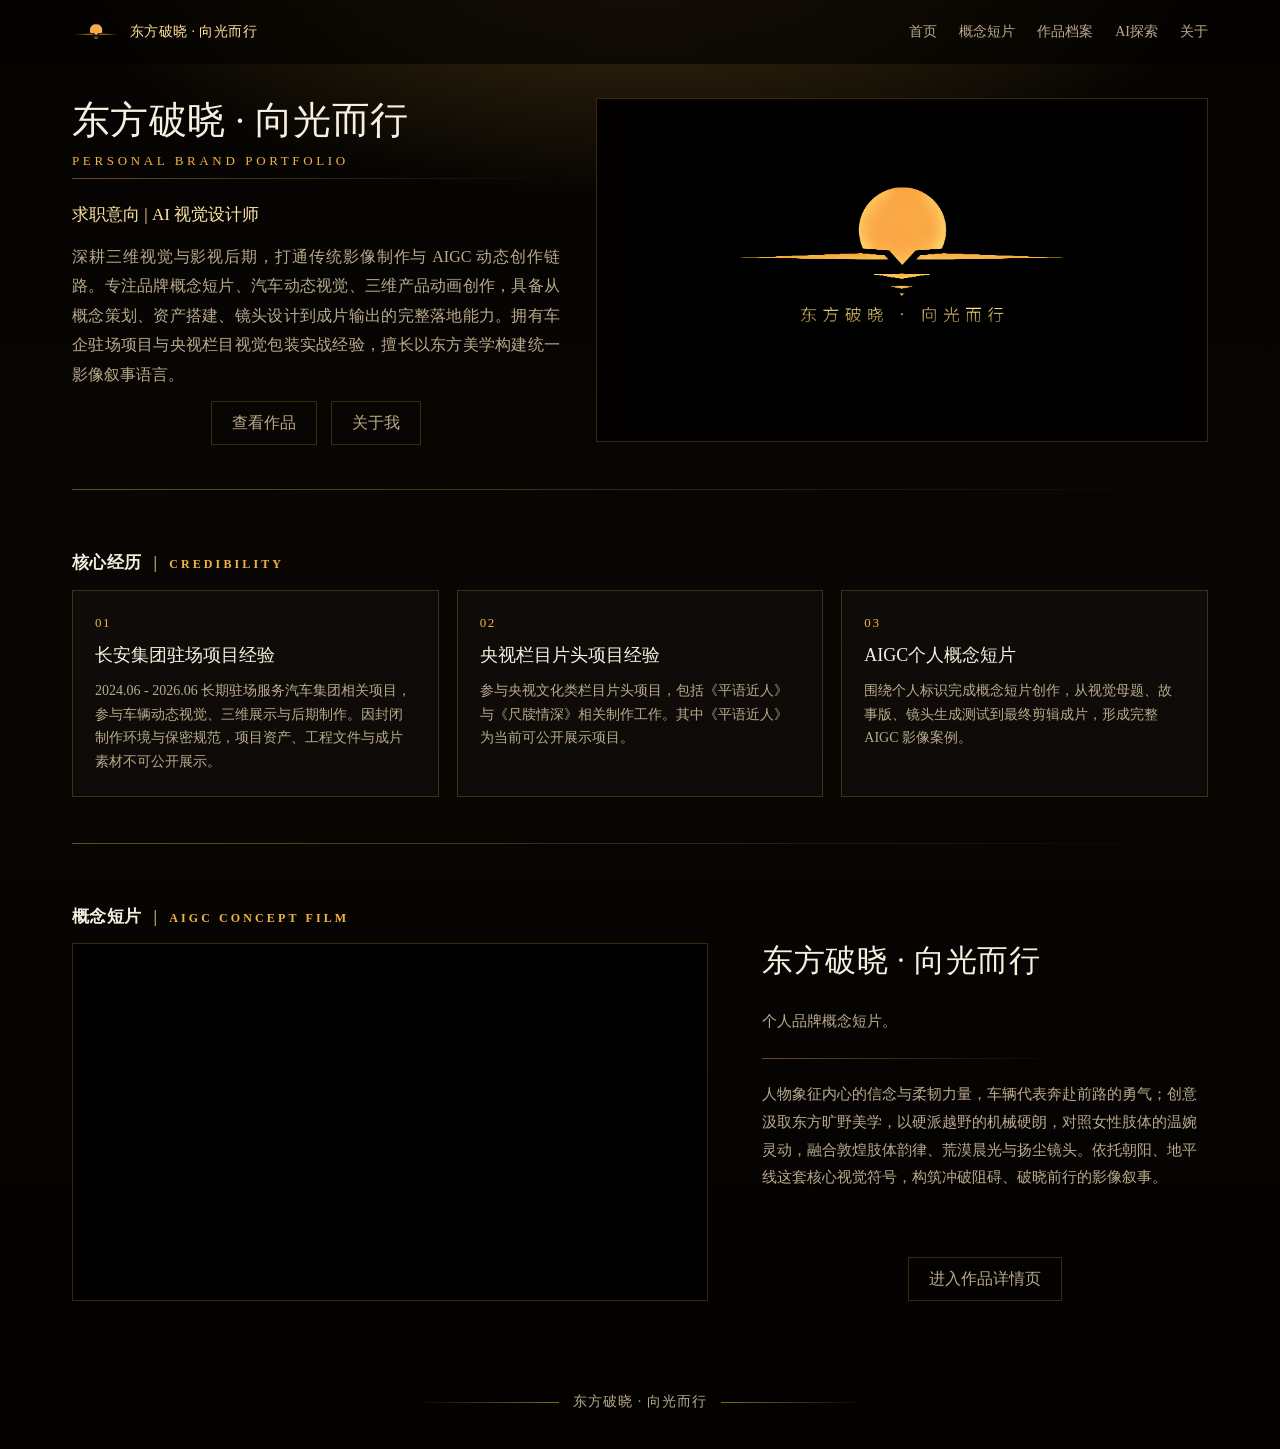
<file: index.html>
﻿<!doctype html>
<html lang="zh-CN">
  <head>
    <meta charset="UTF-8" />
    <meta name="viewport" content="width=device-width, initial-scale=1.0" />
    <title>东方破晓｜AI视觉作品集</title>
    <meta
      name="description"
      content="东方破晓 · 向光而行｜雷雨东个人求职作品集，面向 AI视觉设计、AIGC动态影像、三维产品视觉方向。"
    />
    <link rel="stylesheet" href="styles.css" />
  </head>
  <body>
    <header class="site-header">
      <nav class="nav">
        <a class="brand-mark" href="index.html">
          <img src="assets/brand/logo-nav.png" alt="东方破晓 Logo" />
          <span>东方破晓 · 向光而行</span>
        </a>
        <div class="nav-links">
          <a href="index.html">首页</a>
          <a href="dawn.html">概念短片</a>
          <a href="works.html">作品档案</a>
          <a href="ai.html">AI探索</a>
          <a href="about.html">关于</a>
        </div>
      </nav>
    </header>

    <main>
      <section class="hero home-hero">
        <div class="hero-copy">
          <div class="brand-lockup">
            <h1 class="brand-title">东方破晓 · 向光而行</h1>
            <p class="kicker title-subline">Personal Brand Portfolio</p>
          </div>
          <p class="identity">求职意向 | AI 视觉设计师</p>
          <div class="lead home-lead">
            <p>深耕三维视觉与影视后期，打通传统影像制作与 AIGC 动态创作链路。专注品牌概念短片、汽车动态视觉、三维产品动画创作，具备从概念策划、资产搭建、镜头设计到成片输出的完整落地能力。拥有车企驻场项目与央视栏目视觉包装实战经验，擅长以东方美学构建统一影像叙事语言。</p>
          </div>
          <div class="actions">
            <a class="button secondary" href="works.html">查看作品</a>
            <a class="button secondary" href="about.html">关于我</a>
          </div>
        </div>
        <div class="hero-logo brand-stage">
          <video class="brand-logo-video" src="assets/brand/logo-animation.mp4" poster="assets/brand/logo.png" autoplay muted loop playsinline webkit-playsinline preload="auto"></video>
        </div>
      </section>

      <section class="section home-divider">
        <div class="section-head home-section-head">
          <h2 class="line-title"><span>核心经历</span><b>|</b><small>CREDIBILITY</small></h2>
        </div>
        <div class="proof-grid">
          <article class="proof-card">
            <span>01</span>
            <h3>长安集团驻场项目经验</h3>
            <p>
              2024.06 - 2026.06 长期驻场服务汽车集团相关项目，参与车辆动态视觉、三维展示与后期制作。因封闭制作环境与保密规范，项目资产、工程文件与成片素材不可公开展示。
            </p>
          </article>
          <article class="proof-card">
            <span>02</span>
            <h3>央视栏目片头项目经验</h3>
            <p>
              参与央视文化类栏目片头项目，包括《平语近人》与《尺牍情深》相关制作工作。其中《平语近人》为当前可公开展示项目。
            </p>
          </article>
          <article class="proof-card">
            <span>03</span>
            <h3>AIGC个人概念短片</h3>
            <p>
              围绕个人标识完成概念短片创作，从视觉母题、故事版、镜头生成测试到最终剪辑成片，形成完整 AIGC 影像案例。
            </p>
          </article>
        </div>
      </section>

      <section class="section home-divider">
        <div class="section-head home-section-head">
          <h2 class="line-title"><span>概念短片</span><b>|</b><small>AIGC CONCEPT FILM</small></h2>
        </div>
        <article class="main-project">
          <div class="video-frame">
            <iframe
              class="bili-embed"
              src="https://player.bilibili.com/player.html?bvid=BV1W7Nt6AE2j&page=1&high_quality=1&danmaku=0&autoplay=0"
              title="东方破晓 · 向光而行"
              allowfullscreen="allowfullscreen"
              scrolling="no"
              frameborder="0"
            ></iframe>
          </div>
          <div class="main-project-copy">
            <h3>东方破晓 · 向光而行</h3>
            <div class="main-project-text">
              <p>个人品牌概念短片。</p>
              <span class="copy-divider"></span>
              <p>
                人物象征内心的信念与柔韧力量，车辆代表奔赴前路的勇气；创意汲取东方旷野美学，以硬派越野的机械硬朗，对照女性肢体的温婉灵动，融合敦煌肢体韵律、荒漠晨光与扬尘镜头。依托朝阳、地平线这套核心视觉符号，构筑冲破阻碍、破晓前行的影像叙事。
              </p>
            </div>
            <a class="button secondary" href="dawn.html">进入作品详情页</a>
          </div>
        </article>
      </section>
    </main>

    <footer class="footer">东方破晓 · 向光而行</footer>
  </body>
</html>
</file>
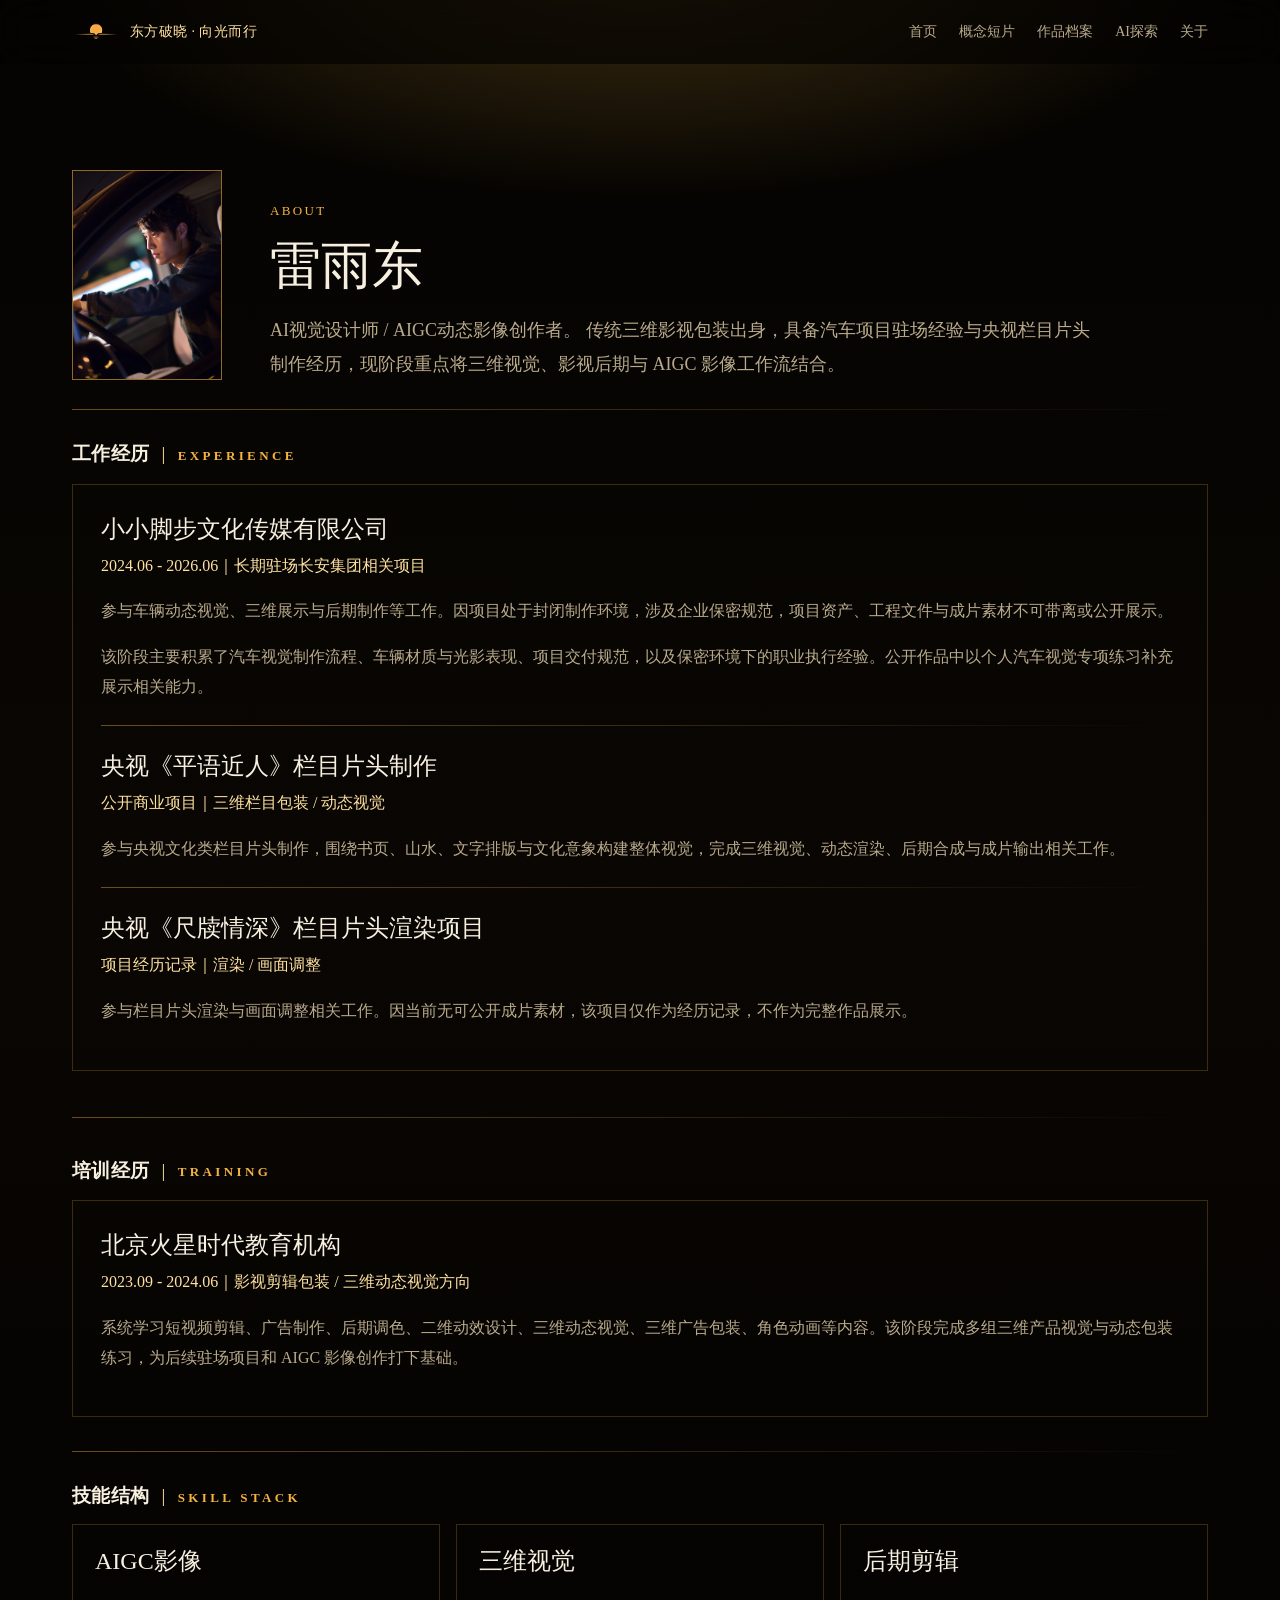
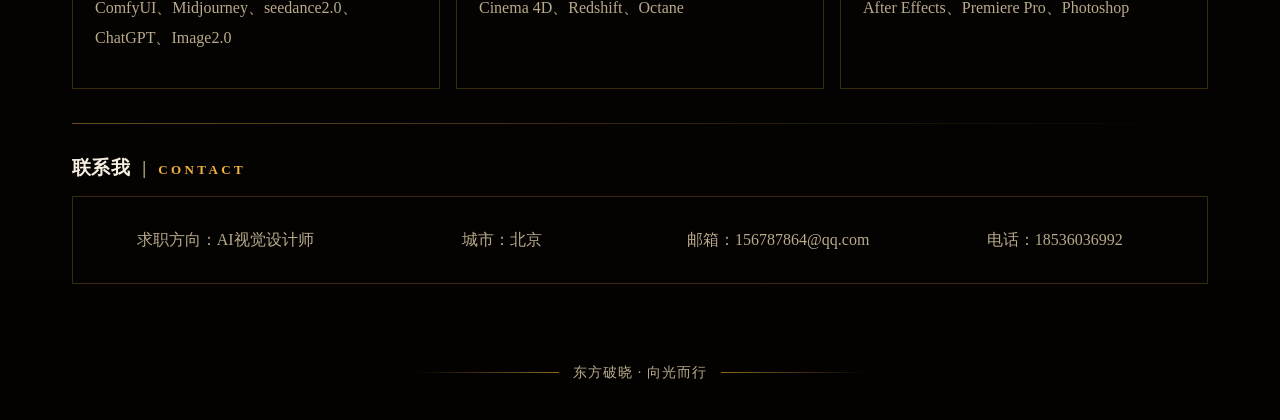
<file: about.html>
<!doctype html>
<html lang="zh-CN">
  <head>
    <meta charset="UTF-8" />
    <meta name="viewport" content="width=device-width, initial-scale=1.0" />
    <title>关于 / 联系｜东方破晓</title>
    <link rel="stylesheet" href="styles.css" />
  </head>
  <body>
    <header class="site-header">
      <nav class="nav">
        <a class="brand-mark" href="index.html">
          <img src="assets/brand/logo-nav.png" alt="东方破晓 Logo" />
          <span>东方破晓 · 向光而行</span>
        </a>
        <div class="nav-links">
          <a href="index.html">首页</a>
          <a href="dawn.html">概念短片</a>
          <a href="works.html">作品档案</a>
          <a href="ai.html">AI探索</a>
          <a href="about.html">关于</a>
        </div>
      </nav>
    </header>

    <main>
      <section class="page-hero about-hero">
        <figure class="profile-avatar">
          <img src="assets/brand/profile-avatar.jpg" alt="雷雨东个人头像" />
        </figure>
        <div class="about-hero-copy">
          <p class="kicker">About</p>
          <h1>雷雨东</h1>
          <p class="lead">
            <span class="about-role">AI视觉设计师 / AIGC动态影像创作者。</span>
            <span class="about-desktop-summary">传统三维影视包装出身，具备汽车项目驻场经验与央视栏目片头制作经历，现阶段重点将三维视觉、影视后期与 AIGC 影像工作流结合。</span>
          </p>
        </div>
        <p class="lead about-mobile-summary">
          传统三维影视包装出身，具备汽车项目驻场经验与央视栏目片头制作经历，现阶段重点将三维视觉、影视后期与 AIGC 影像工作流结合。
        </p>
      </section>

      <section class="section about-section page-divider">
        <div class="experience experience-stack">
          <div class="home-section-head">
            <h2 class="line-title"><span>工作经历</span><b>|</b><small>EXPERIENCE</small></h2>
          </div>
          <article>
            <h3>小小脚步文化传媒有限公司</h3>
            <p class="time">2024.06 - 2026.06｜长期驻场长安集团相关项目</p>
            <p>
              参与车辆动态视觉、三维展示与后期制作等工作。因项目处于封闭制作环境，涉及企业保密规范，项目资产、工程文件与成片素材不可带离或公开展示。
            </p>
            <p>
              该阶段主要积累了汽车视觉制作流程、车辆材质与光影表现、项目交付规范，以及保密环境下的职业执行经验。公开作品中以个人汽车视觉专项练习补充展示相关能力。
            </p>

            <div class="experience-item-divider"></div>
            <h3>央视《平语近人》栏目片头制作</h3>
            <p class="time">公开商业项目｜三维栏目包装 / 动态视觉</p>
            <p>
              参与央视文化类栏目片头制作，围绕书页、山水、文字排版与文化意象构建整体视觉，完成三维视觉、动态渲染、后期合成与成片输出相关工作。
            </p>
            <div class="experience-item-divider"></div>
            <h3>央视《尺牍情深》栏目片头渲染项目</h3>
            <p class="time">项目经历记录｜渲染 / 画面调整</p>
            <p>
              参与栏目片头渲染与画面调整相关工作。因当前无可公开成片素材，该项目仅作为经历记录，不作为完整作品展示。
            </p>
          </article>

          <div class="inline-section-divider"></div>
          <div class="home-section-head">
            <h2 class="line-title"><span>培训经历</span><b>|</b><small>TRAINING</small></h2>
          </div>
          <article>
            <h3>北京火星时代教育机构</h3>
            <p class="time">2023.09 - 2024.06｜影视剪辑包装 / 三维动态视觉方向</p>
            <p>
              系统学习短视频剪辑、广告制作、后期调色、二维动效设计、三维动态视觉、三维广告包装、角色动画等内容。该阶段完成多组三维产品视觉与动态包装练习，为后续驻场项目和 AIGC 影像创作打下基础。
            </p>
          </article>
        </div>
      </section>

      <section class="section about-section page-divider">
        <div class="home-section-head">
          <h2 class="line-title"><span>技能结构</span><b>|</b><small>SKILL STACK</small></h2>
        </div>
        <div class="skill-grid">
          <article class="skill"><h3>AIGC影像</h3><p>ComfyUI、Midjourney、seedance2.0、ChatGPT、Image2.0</p></article>
          <article class="skill"><h3>三维视觉</h3><p>Cinema 4D、Redshift、Octane</p></article>
          <article class="skill"><h3>后期剪辑</h3><p>After Effects、Premiere Pro、Photoshop</p></article>
        </div>
      </section>

      <section class="section about-section page-divider">
        <div class="home-section-head">
          <h2 class="line-title"><span>联系我</span><b>|</b><small>CONTACT</small></h2>
        </div>
        <div class="contact-card contact-card-row">
          <div class="contact-info-row">
            <p>求职方向：AI视觉设计师</p>
            <p>城市：北京</p>
            <p>邮箱：156787864@qq.com</p>
            <p>电话：18536036992</p>
          </div>
        </div>
      </section>
    </main>

    <footer class="footer">东方破晓 · 向光而行</footer>
  </body>
</html>
</file>
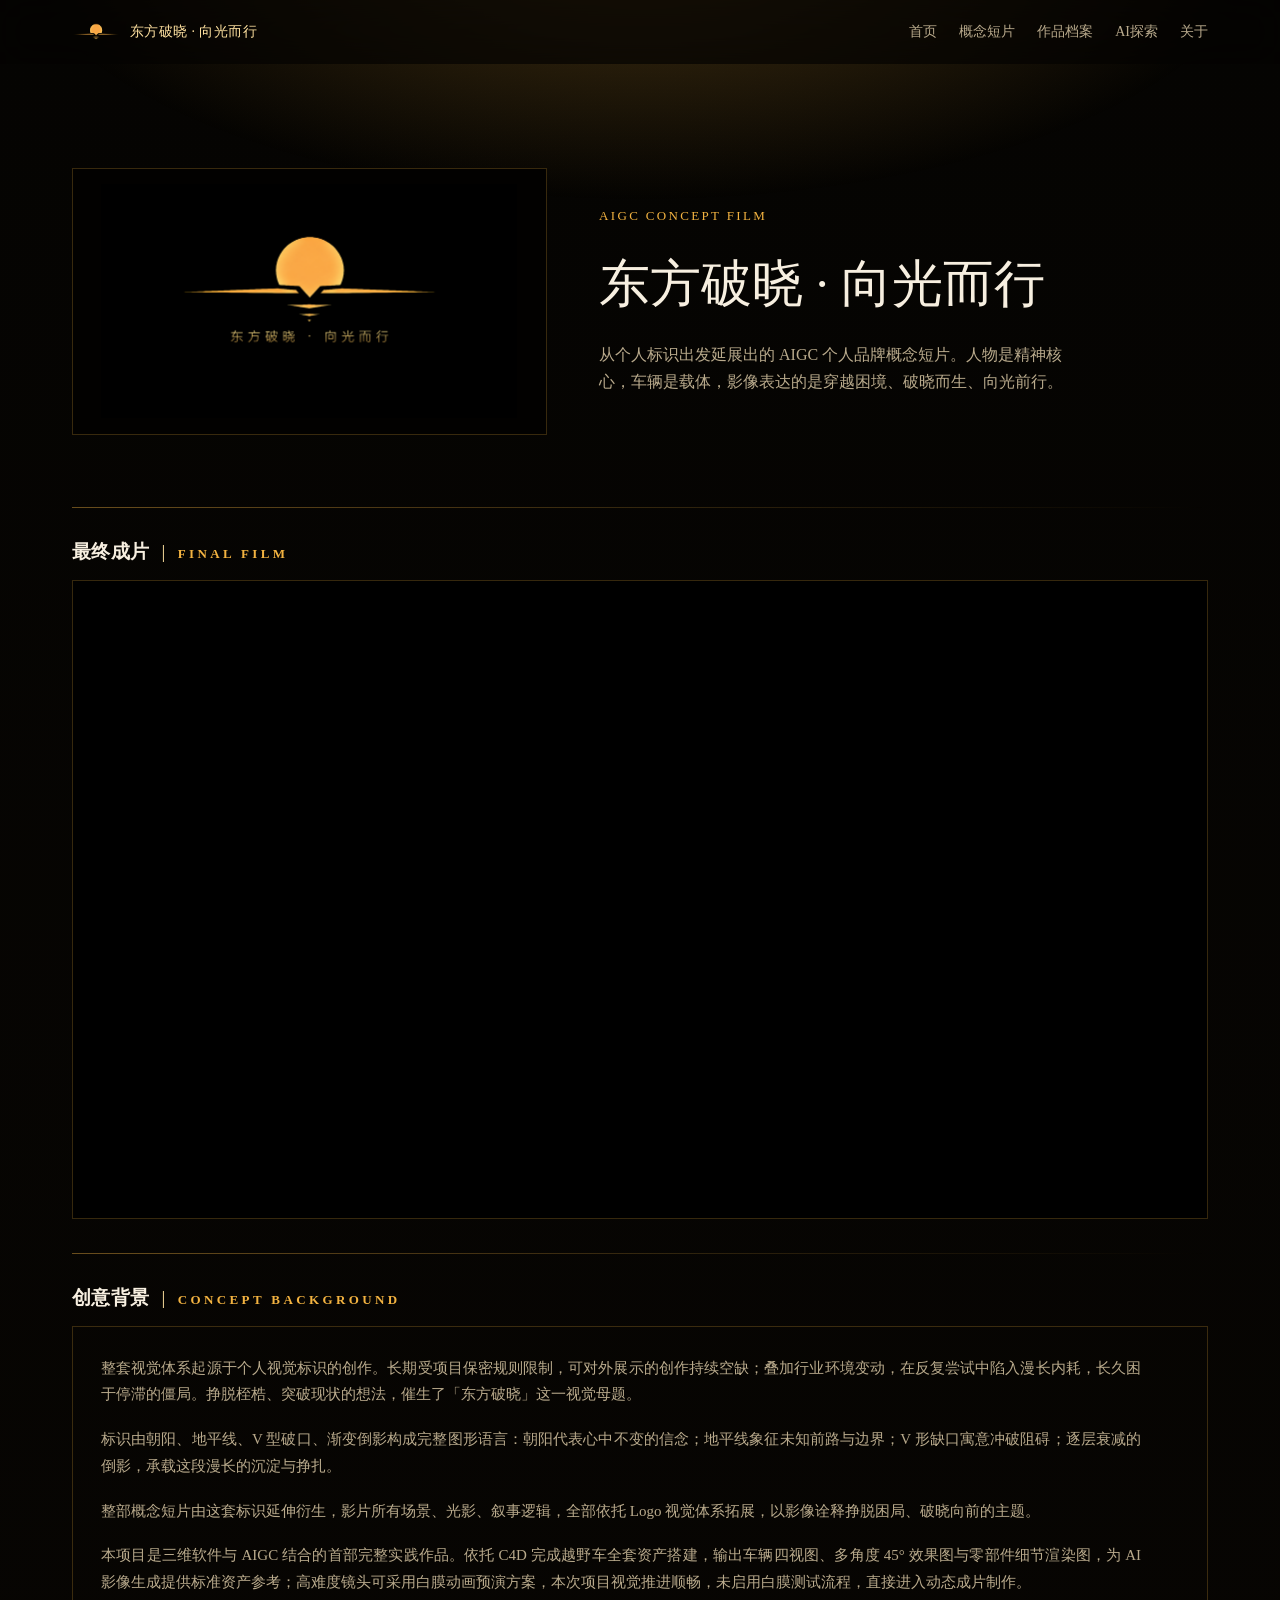
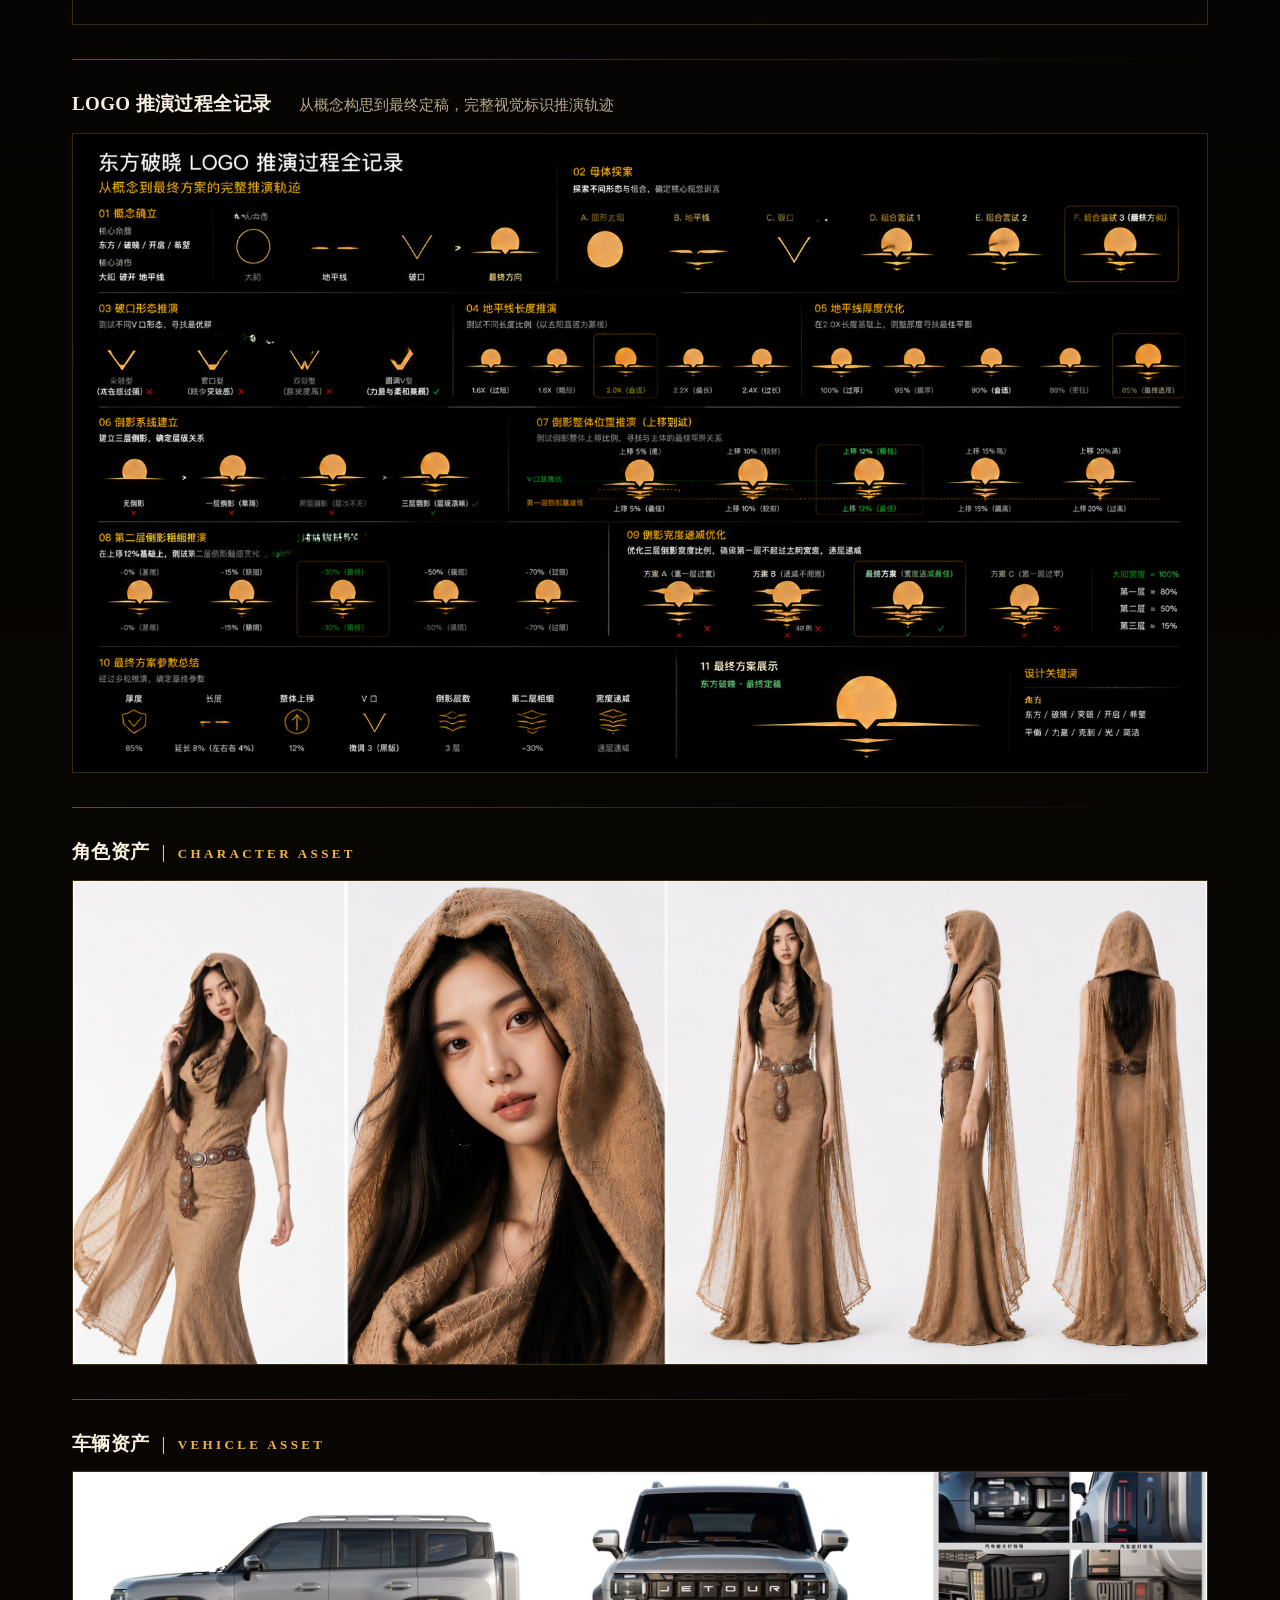
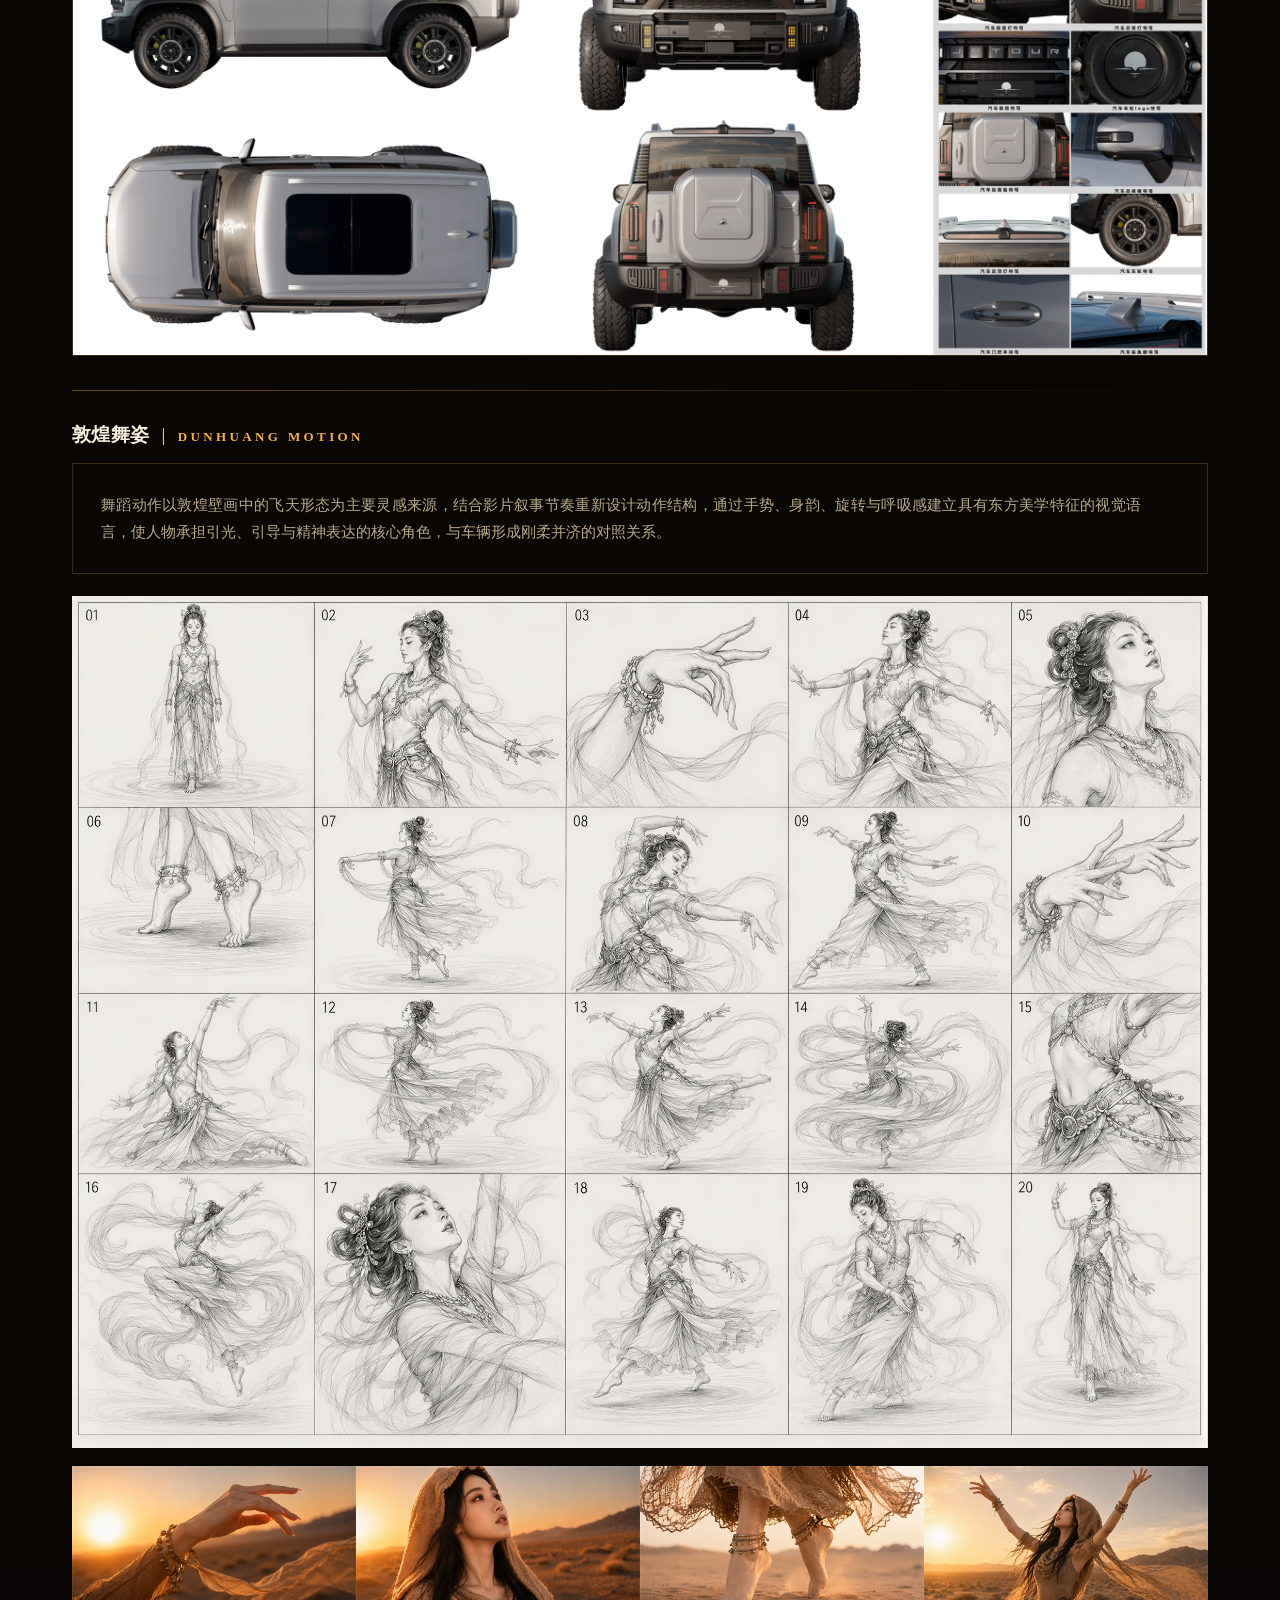
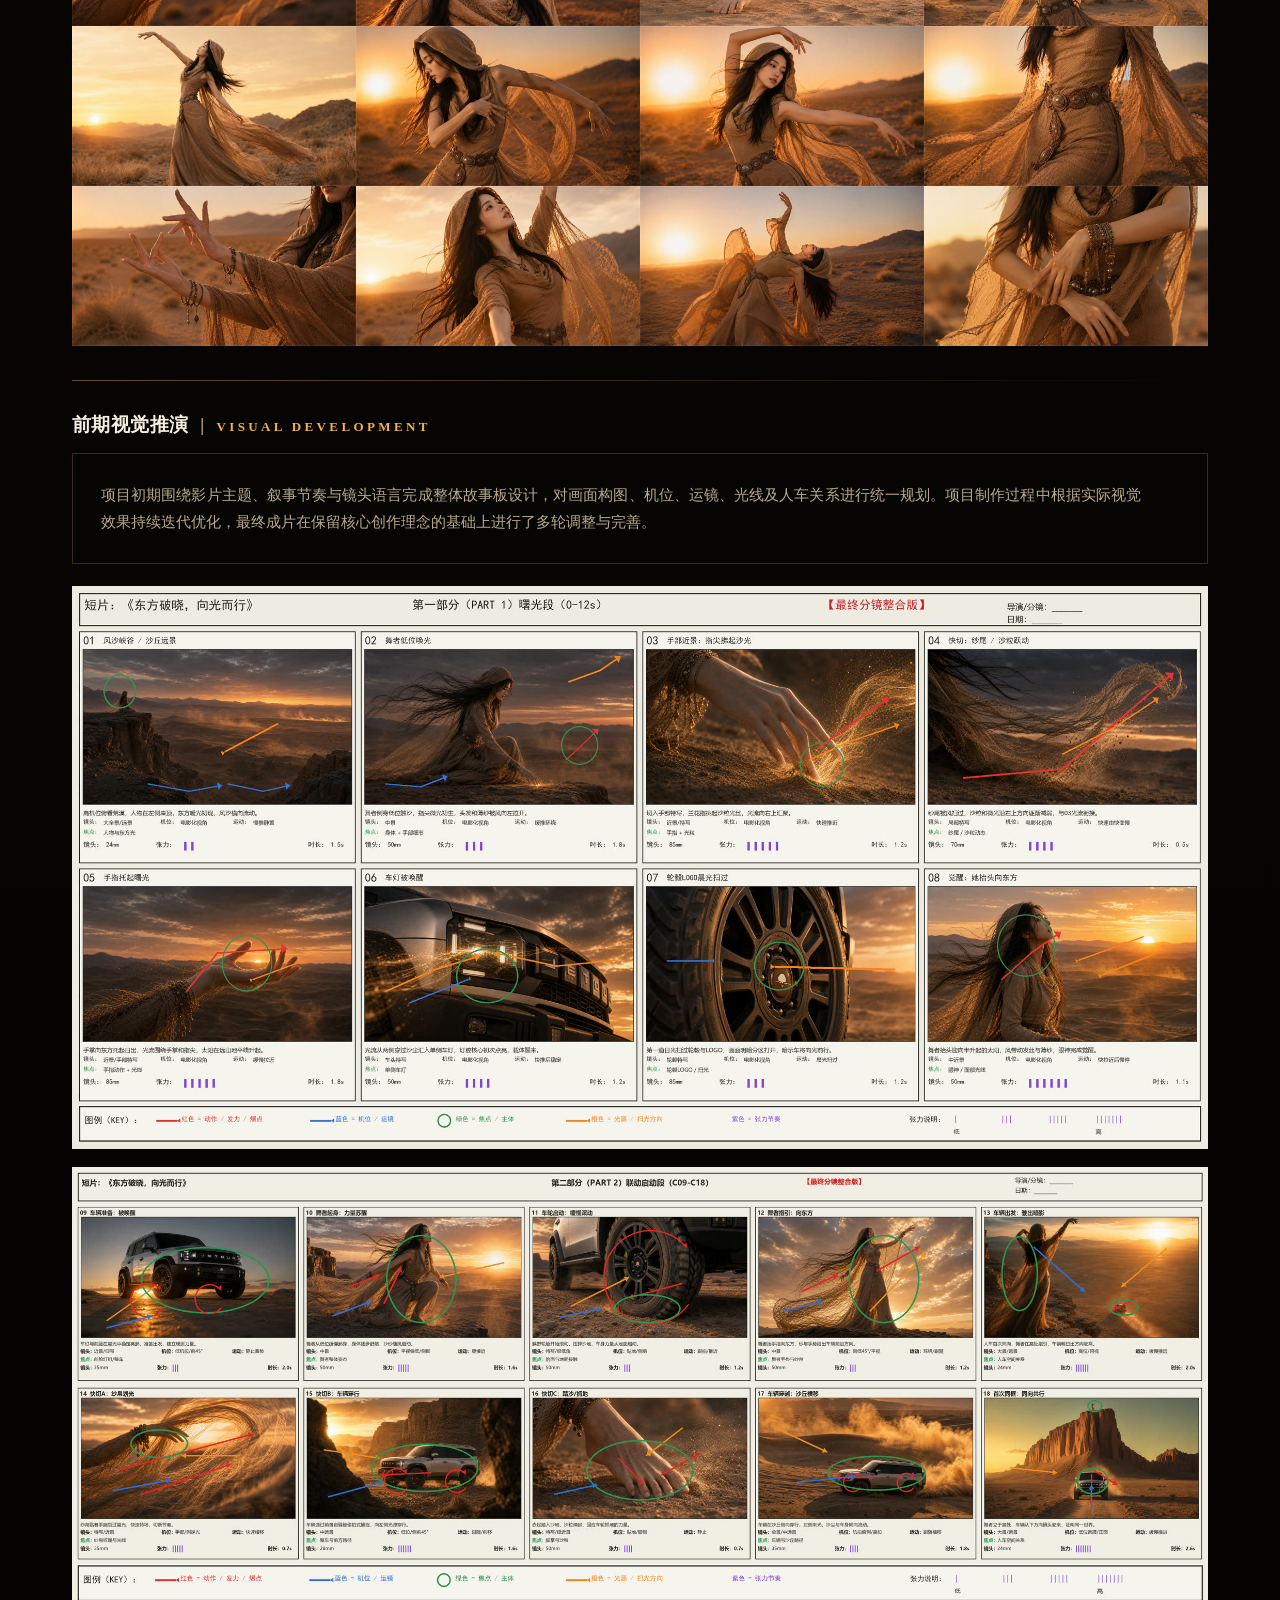
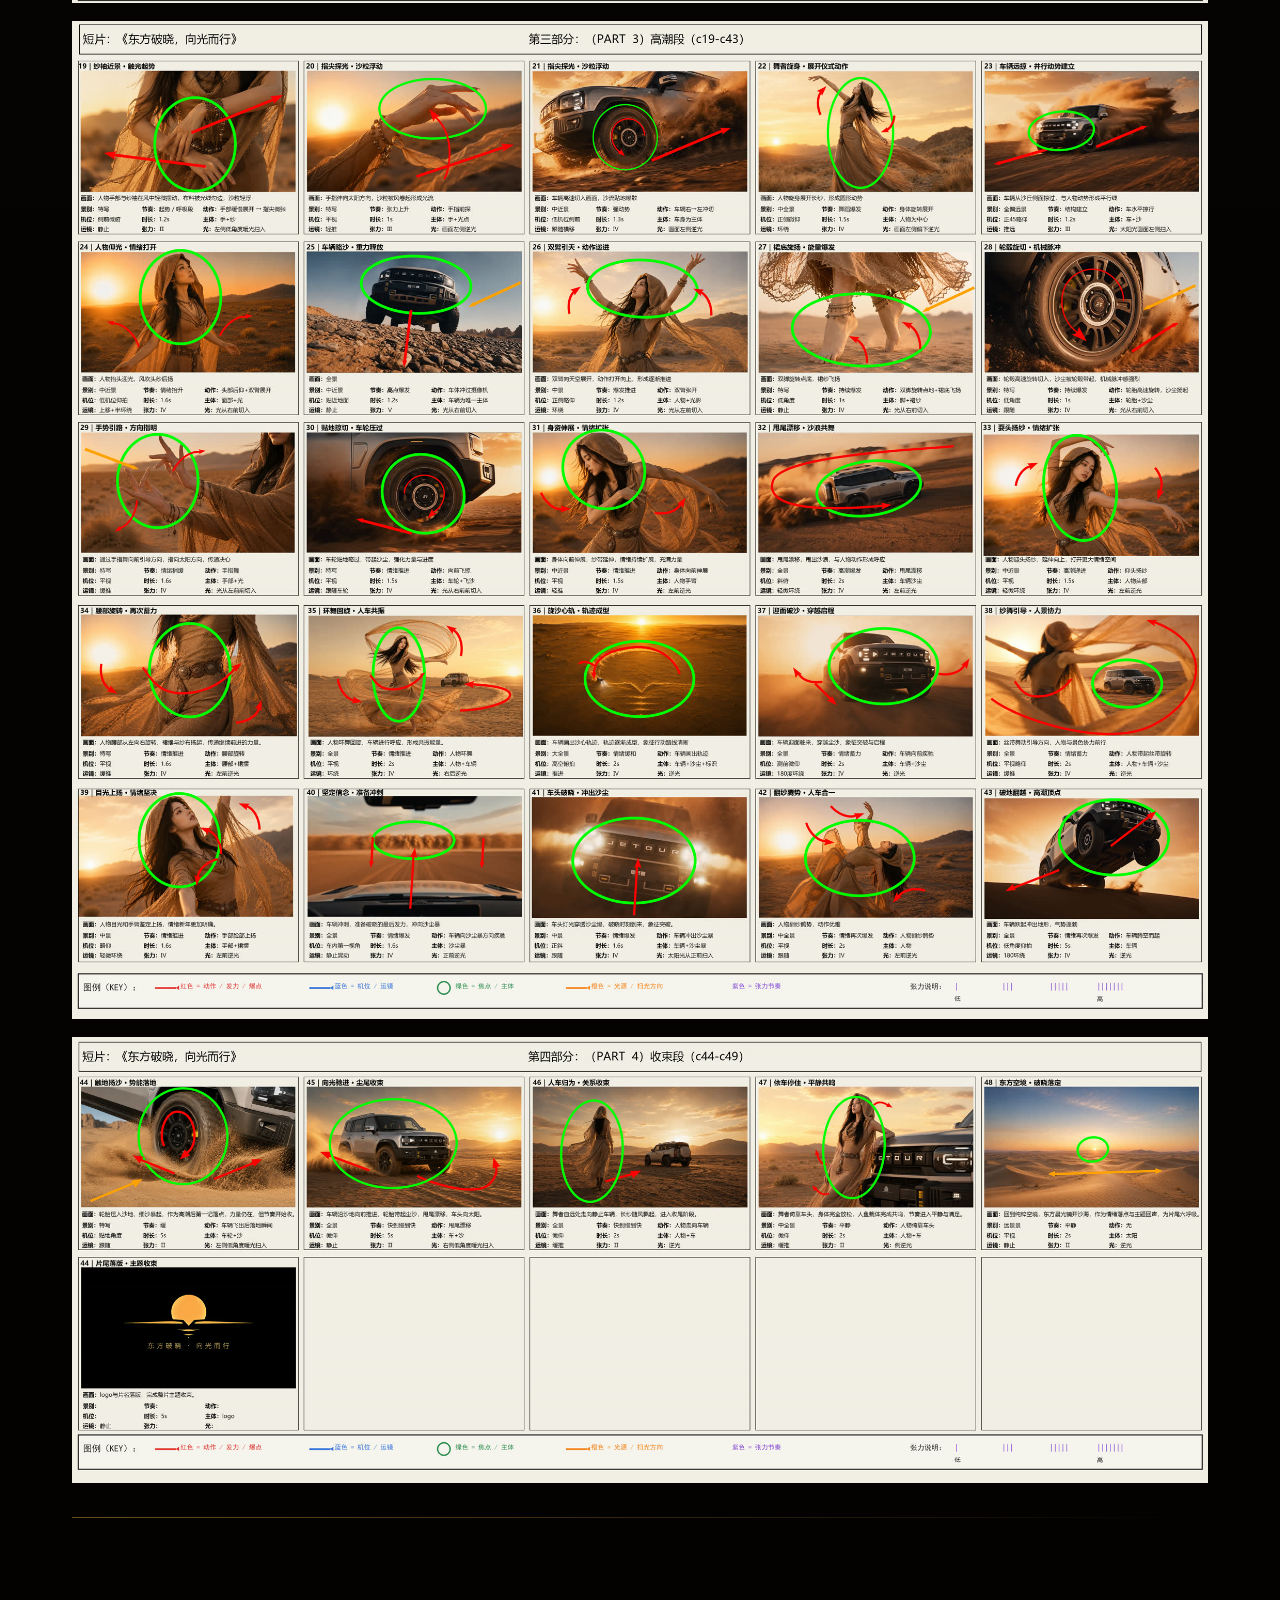
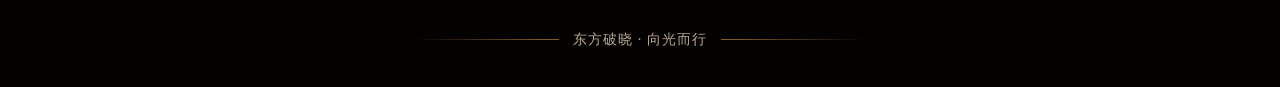
<file: dawn.html>
﻿<!doctype html>
<html lang="zh-CN">
  <head>
    <meta charset="UTF-8" />
    <meta name="viewport" content="width=device-width, initial-scale=1.0" />
    <title>东方破晓概念短片｜东方破晓</title>
    <link rel="stylesheet" href="styles.css" />
  </head>
  <body class="soft-glow-page">
    <header class="site-header">
      <nav class="nav">
        <a class="brand-mark" href="index.html">
          <img src="assets/brand/logo-nav.png" alt="东方破晓 Logo" />
          <span>东方破晓 · 向光而行</span>
        </a>
        <div class="nav-links">
          <a href="index.html">首页</a>
          <a href="dawn.html">概念短片</a>
          <a href="works.html">作品档案</a>
          <a href="ai.html">AI探索</a>
          <a href="about.html">关于</a>
        </div>
      </nav>
    </header>

    <main>
      <section class="page-hero dawn-hero">
        <div class="hero-logo brand-stage">
          <video class="brand-logo-video" src="assets/brand/logo-animation.mp4" poster="assets/brand/logo.png" autoplay muted loop playsinline webkit-playsinline preload="auto"></video>
        </div>
        <div class="hero-copy">
          <p class="kicker">AIGC Concept Film</p>
          <h1>东方破晓 · 向光而行</h1>
          <p class="lead">
            从个人标识出发延展出的 AIGC 个人品牌概念短片。人物是精神核心，车辆是载体，影像表达的是穿越困境、破晓而生、向光前行。
          </p>
        </div>
      </section>

      <section class="section about-section page-divider">
        <div class="home-section-head">
          <h2 class="line-title"><span>最终成片</span><b>|</b><small>FINAL FILM</small></h2>
        </div>
        <iframe
          class="media-frame dawn-video bili-embed"
          src="https://player.bilibili.com/player.html?bvid=BV1W7Nt6AE2j&page=1&high_quality=1&danmaku=0&autoplay=0"
          title="东方破晓 · 向光而行"
          allowfullscreen="allowfullscreen"
          scrolling="no"
          frameborder="0"
        ></iframe>
      </section>

      <section class="section about-section page-divider">
        <div class="home-section-head">
          <h2 class="line-title"><span>创意背景</span><b>|</b><small>CONCEPT BACKGROUND</small></h2>
        </div>
        <article class="project-note concept-background">
          <p>
            整套视觉体系起源于个人视觉标识的创作。长期受项目保密规则限制，可对外展示的创作持续空缺；叠加行业环境变动，在反复尝试中陷入漫长内耗，长久困于停滞的僵局。挣脱桎梏、突破现状的想法，催生了「东方破晓」这一视觉母题。
          </p>
          <p>
            标识由朝阳、地平线、V 型破口、渐变倒影构成完整图形语言：朝阳代表心中不变的信念；地平线象征未知前路与边界；V 形缺口寓意冲破阻碍；逐层衰减的倒影，承载这段漫长的沉淀与挣扎。
          </p>
          <p>
            整部概念短片由这套标识延伸衍生，影片所有场景、光影、叙事逻辑，全部依托 Logo 视觉体系拓展，以影像诠释挣脱困局、破晓向前的主题。
          </p>
          <p>
            本项目是三维软件与 AIGC 结合的首部完整实践作品。依托 C4D 完成越野车全套资产搭建，输出车辆四视图、多角度 45° 效果图与零部件细节渲染图，为 AI 影像生成提供标准资产参考；高难度镜头可采用白膜动画预演方案，本次项目视觉推进顺畅，未启用白膜测试流程，直接进入动态成片制作。
          </p>
        </article>
      </section>

      <section class="section about-section page-divider">
        <div class="home-section-head with-note">
          <h2 class="line-title"><span>LOGO 推演过程全记录</span></h2>
          <p>从概念构思到最终定稿，完整视觉标识推演轨迹</p>
        </div>
        <div class="logo-process-card">
          <img src="assets/brand/logo-process.png" alt="东方破晓 Logo 推演过程全记录" />
        </div>
      </section>

      <section class="section about-section page-divider">
        <div class="home-section-head">
          <h2 class="line-title"><span>角色资产</span><b>|</b><small>CHARACTER ASSET</small></h2>
        </div>
        <div class="asset-board-card">
          <img src="assets/dawn/role-assets-final.jpg" alt="角色资产设定图" />
        </div>
      </section>

      <section class="section about-section page-divider">
        <div class="home-section-head">
          <h2 class="line-title"><span>车辆资产</span><b>|</b><small>VEHICLE ASSET</small></h2>
        </div>
        <div class="asset-board-card">
          <img src="assets/dawn/vehicle-assets-final.jpg" alt="车辆资产设定图" />
        </div>
      </section>

      <section class="section about-section page-divider">
        <div class="home-section-head">
          <h2 class="line-title"><span>敦煌舞姿</span><b>|</b><small>DUNHUANG MOTION</small></h2>
        </div>
        <article class="project-note concept-background">
          <p>
            舞蹈动作以敦煌壁画中的飞天形态为主要灵感来源，结合影片叙事节奏重新设计动作结构，通过手势、身韵、旋转与呼吸感建立具有东方美学特征的视觉语言，使人物承担引光、引导与精神表达的核心角色，与车辆形成刚柔并济的对照关系。
          </p>
        </article>
        <div class="planning-image-stack">
          <img src="assets/dawn/dunhuang-motion-02.jpg" alt="敦煌飞天舞动作草绘" />
          <img src="assets/dawn/dunhuang-motion-study.jpg" alt="敦煌舞蹈动作姿态探索板" />
        </div>
      </section>

      <section class="section about-section page-divider">
        <div class="home-section-head">
          <h2 class="line-title"><span>前期视觉推演</span><b>|</b><small>VISUAL DEVELOPMENT</small></h2>
        </div>
        <article class="project-note concept-background">
          <p>
            项目初期围绕影片主题、叙事节奏与镜头语言完成整体故事板设计，对画面构图、机位、运镜、光线及人车关系进行统一规划。项目制作过程中根据实际视觉效果持续迭代优化，最终成片在保留核心创作理念的基础上进行了多轮调整与完善。
          </p>
        </article>
        <div class="planning-image-stack">
          <img src="assets/dawn/storyboard-part-01.jpg" alt="第一部分故事版整合图" />
          <img src="assets/dawn/storyboard-part-02.jpg" alt="第二部分故事版整合图" />
          <img src="assets/dawn/storyboard-part-03.jpg" alt="第三部分故事版整合图" />
          <img src="assets/dawn/storyboard-part-04.jpg" alt="第四部分故事版整合图" />
        </div>
      </section>

      <section class="section about-section page-divider"></section>
    </main>

    <footer class="footer">东方破晓 · 向光而行</footer>
  </body>
</html>
</file>
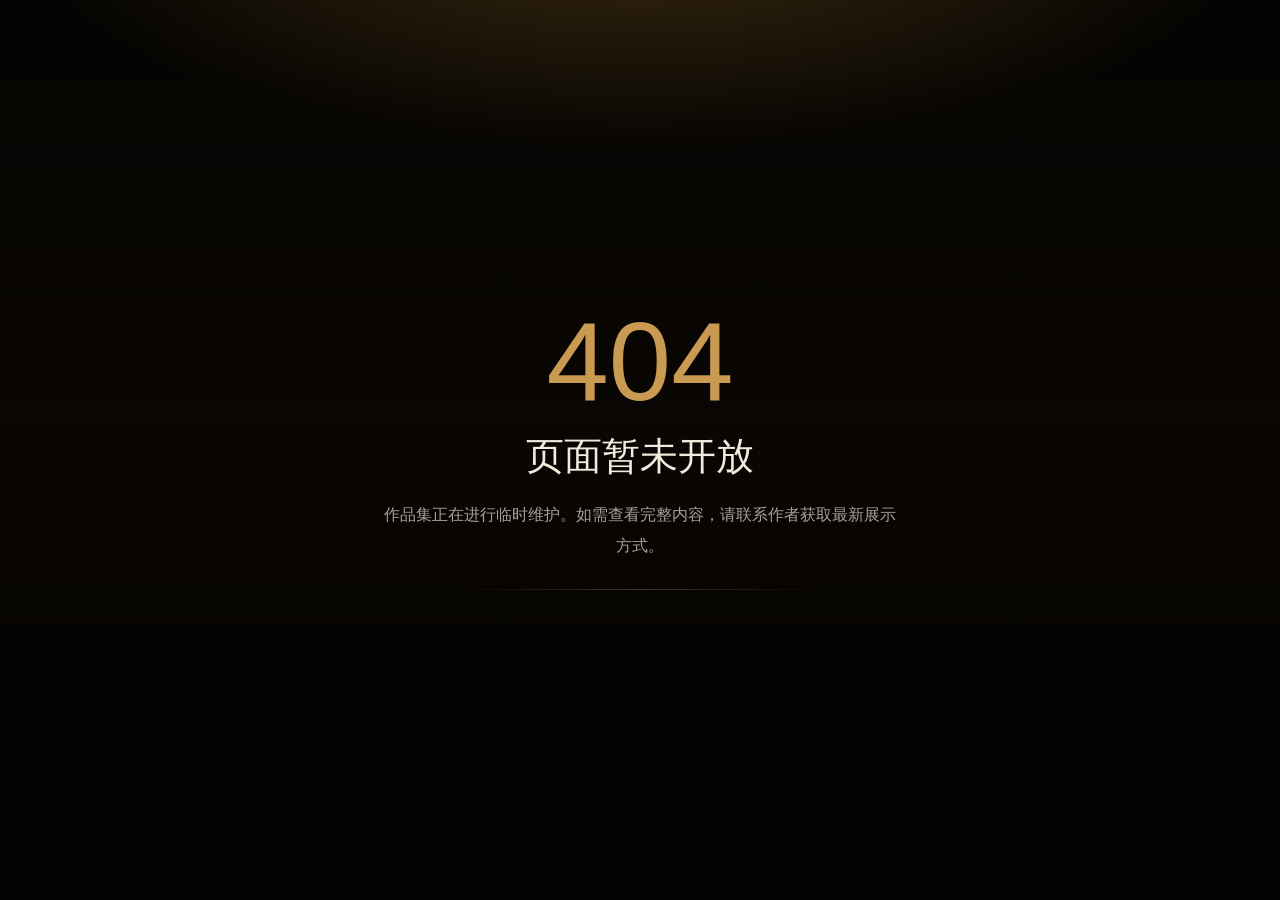
<file: locked.html>
<!doctype html>
<html lang="zh-CN">
<head>
  <meta charset="utf-8">
  <meta name="viewport" content="width=device-width, initial-scale=1">
  <meta name="robots" content="noindex, nofollow">
  <title>404 | 东方破晓</title>
  <style>
    :root {
      color-scheme: dark;
      --text: #f2eadc;
      --muted: rgba(242, 234, 220, 0.68);
      --gold: #c89a52;
      --line: rgba(200, 154, 82, 0.32);
    }

    * {
      box-sizing: border-box;
    }

    body {
      min-height: 100vh;
      margin: 0;
      display: grid;
      place-items: center;
      padding: 32px;
      color: var(--text);
      background:
        radial-gradient(ellipse 70vw 22rem at 50% -6rem, rgba(213, 151, 55, 0.28), transparent 70%),
        linear-gradient(180deg, #050402 0%, #090603 46%, #030201 100%);
      font-family: "Microsoft YaHei", "PingFang SC", "Noto Sans CJK SC", Arial, sans-serif;
    }

    main {
      width: min(680px, 100%);
      text-align: center;
    }

    .code {
      margin: 0 0 18px;
      color: var(--gold);
      font-size: clamp(58px, 12vw, 112px);
      line-height: 0.92;
      letter-spacing: 0;
      font-weight: 300;
    }

    h1 {
      margin: 0;
      font-size: clamp(24px, 4vw, 38px);
      font-weight: 400;
      letter-spacing: 0;
    }

    p {
      margin: 18px auto 0;
      max-width: 32em;
      color: var(--muted);
      font-size: 16px;
      line-height: 1.9;
    }

    .rule {
      width: min(360px, 72%);
      height: 1px;
      margin: 28px auto 0;
      background: linear-gradient(90deg, transparent, var(--line), transparent);
    }
  </style>
</head>
<body>
  <main>
    <div class="code">404</div>
    <h1>页面暂未开放</h1>
    <p>作品集正在进行临时维护。如需查看完整内容，请联系作者获取最新展示方式。</p>
    <div class="rule"></div>
  </main>
</body>
</html>
</file>
<file: styles.css>
:root {
  --bg: #050402;
  --panel: #0d0a05;
  --panel-2: #151006;
  --text: #f7efe0;
  --muted: #b9aa8c;
  --line: rgba(224, 166, 55, 0.24);
  --line-strong: rgba(243, 179, 65, 0.58);
  --gold: #f3b341;
  --gold-2: #ffe2a0;
  --sand: #c88a3a;
  --white: #fff8eb;
  --max: 1180px;
}

* {
  box-sizing: border-box;
}

html {
  scroll-behavior: smooth;
}

body {
  margin: 0;
  color: var(--text);
  background: linear-gradient(180deg, #050402 0%, #090603 44%, #030201 100%);
  font-family: "Noto Serif SC", "Songti SC", "Microsoft YaHei", serif;
  letter-spacing: 0;
}

body::before {
  content: "";
  position: fixed;
  inset: 0;
  pointer-events: none;
  opacity: 1;
  background: radial-gradient(ellipse 68vw 23rem at 50% -4rem, rgba(243, 179, 65, 0.276), rgba(243, 179, 65, 0.126) 38%, rgba(5, 4, 2, 0) 72%);
  mask-image: linear-gradient(to bottom, #000 0%, #000 38%, transparent 72%);
  z-index: -1;
}

body.soft-glow-page::after {
  content: none;
}

a {
  color: inherit;
  text-decoration: none;
}

img,
video {
  display: block;
  width: 100%;
}

iframe {
  display: block;
  width: 100%;
  border: 0;
}

.site-header {
  position: sticky;
  top: 0;
  z-index: 20;
  backdrop-filter: blur(18px);
  background: rgba(5, 4, 2, 0.72);
  border-bottom: 0;
}

.nav {
  max-width: var(--max);
  margin: 0 auto;
  padding: 18px 22px;
  display: flex;
  justify-content: space-between;
  align-items: center;
  gap: 24px;
}

.brand-mark {
  display: flex;
  align-items: center;
  gap: 10px;
  font-weight: 500;
  color: var(--gold-2);
  font-size: 14px;
  letter-spacing: 0.03em;
}

.brand-mark img {
  width: 48px;
  height: 28px;
  object-fit: contain;
}

.nav-links {
  display: flex;
  gap: 22px;
  color: var(--muted);
  font-size: 14px;
}

.nav-links a:hover {
  color: var(--gold);
}

.hero {
  max-width: var(--max);
  margin: 0 auto;
  padding: 76px 22px 54px;
  display: grid;
  grid-template-columns: minmax(0, 488px) minmax(0, 680px);
  gap: 12px;
  align-items: center;
}

.home-hero {
  min-height: auto;
  grid-template-columns: minmax(0, 488px) minmax(0, 1fr);
  gap: 36px;
  padding-top: 34px;
  padding-bottom: 44px;
  align-items: stretch;
  justify-content: stretch;
}

.home-hero .hero-logo {
  width: 100%;
  max-width: 100%;
  height: auto;
  min-height: 0;
  aspect-ratio: 16 / 9;
  align-self: start;
  justify-self: stretch;
}

.page-hero {
  max-width: var(--max);
  margin: 0 auto;
  padding: 104px 22px 72px;
}

.about-hero {
  display: grid;
  grid-template-columns: 150px minmax(0, 1fr);
  gap: 48px;
  align-items: center;
  padding-bottom: 28px;
}

.about-hero-copy {
  max-width: 980px;
  transform: translateY(18px);
}

.about-mobile-summary {
  display: none;
}

.profile-avatar {
  margin: 0;
  width: 150px;
  aspect-ratio: 5 / 7;
  border: 1px solid var(--line-strong);
  padding: 10px;
  background: transparent;
  overflow: hidden;
}

.profile-avatar img {
  width: 100%;
  height: 100%;
  object-fit: cover;
  object-position: center 12%;
  transform: scale(1.16);
  display: block;
}

.dawn-hero {
  display: grid;
  grid-template-columns: minmax(360px, 0.78fr) minmax(0, 1fr);
  gap: 52px;
  align-items: center;
}

.dawn-hero .hero-logo {
  width: 100%;
  justify-self: stretch;
}

.dawn-hero .hero-copy {
  max-width: 720px;
  height: auto;
  grid-template-rows: none;
  align-self: center;
}

.page-hero.with-mark {
  display: grid;
  grid-template-columns: minmax(0, 0.95fr) minmax(320px, 0.75fr);
  gap: 52px;
  align-items: center;
}

.page-hero .lead {
  max-width: 820px;
  font-size: 18px;
}

.hero-logo {
  border: 1px solid var(--line);
  background: #020100;
  padding: 0;
  box-shadow: none;
  display: grid;
  place-items: center;
  aspect-ratio: 16 / 9;
  overflow: hidden;
}

.hero-logo img {
  width: 72%;
  max-width: 560px;
  margin: 0 auto;
}

.brand-stage p {
  margin: 22px 0 0;
  text-align: center;
  font-size: 13px;
  color: rgba(255, 226, 160, 0.72);
}

.kicker,
.eyebrow {
  color: var(--gold);
  font-size: 13px;
  letter-spacing: 0.18em;
  text-transform: uppercase;
}

.title-subline {
  width: max-content;
  max-width: 100%;
  margin: -6px 0 0;
  letter-spacing: 0.22em;
}

.brand-lockup {
  position: relative;
  display: block;
  width: 488px;
  max-width: 100%;
  padding-bottom: 44px;
}

.brand-lockup::after {
  content: "";
  position: absolute;
  left: 0;
  right: 0;
  bottom: 8px;
  height: 1px;
  background: linear-gradient(90deg, rgba(243, 179, 65, 0.42), rgba(243, 179, 65, 0.16) 58%, transparent 100%);
}

.home-hero .title-subline {
  position: absolute;
  left: 0;
  right: 0;
  top: 56px;
  width: auto;
  margin: 0;
  padding: 0;
  border-bottom: 0;
  letter-spacing: 0.28em;
  line-height: 1;
  white-space: nowrap;
}

h1,
h2,
h3 {
  margin: 0;
  font-weight: 500;
}

h1 {
  font-size: clamp(36px, 4vw, 52px);
  line-height: 1.18;
}

.brand-title {
  display: block;
  width: 100%;
  white-space: nowrap;
  letter-spacing: 0.01em;
  font-weight: 500;
  font-size: clamp(30px, 2.95vw, 42px);
  text-align: left;
}

h1 span {
  color: var(--gold-2);
}

h2 {
  font-size: clamp(28px, 3vw, 40px);
  line-height: 1.1;
}

h3 {
  font-size: 24px;
}

p {
  color: var(--muted);
  line-height: 1.85;
}

.hero-copy {
  display: grid;
  gap: 12px;
  align-content: start;
  max-width: 488px;
  height: 100%;
  align-self: stretch;
  grid-template-rows: auto auto 1fr auto;
}

.hero-copy .lead {
  font-size: 16px;
  max-width: 488px;
  line-height: 1.68;
}

.home-lead {
  display: grid;
  align-content: start;
}

.home-lead p {
  margin: 0;
  color: var(--muted);
  line-height: 1.84;
  text-align: justify;
}

.identity {
  margin: 0;
  color: var(--gold-2);
  font-size: 17px;
}

.actions {
  display: flex;
  flex-wrap: wrap;
  justify-content: center;
  gap: 14px;
  margin-top: 0;
  align-self: end;
}

.button {
  display: inline-flex;
  min-height: 44px;
  align-items: center;
  justify-content: center;
  padding: 0 20px;
  border: 1px solid var(--line);
  color: var(--gold-2);
  background: rgba(243, 179, 65, 0.08);
  transition: transform 0.28s ease, border-color 0.28s ease, background 0.28s ease, box-shadow 0.28s ease, color 0.28s ease;
}

.button.secondary {
  color: var(--muted);
  background: transparent;
}

.button:hover {
  transform: translateY(-2px);
  color: var(--white);
  border-color: var(--line-strong);
  background:
    linear-gradient(135deg, rgba(243, 179, 65, 0.18), rgba(255, 226, 160, 0.04) 56%, rgba(243, 179, 65, 0.08));
  box-shadow: 0 14px 42px rgba(243, 179, 65, 0.08);
}

.section {
  max-width: var(--max);
  margin: 0 auto;
  padding: 46px 22px;
}

.home-divider {
  position: relative;
  padding-top: 64px;
}

.home-divider::before {
  content: "";
  position: absolute;
  top: 0;
  left: 22px;
  right: 22px;
  height: 1px;
  pointer-events: none;
  background: linear-gradient(90deg, rgba(243, 179, 65, 0.42), rgba(243, 179, 65, 0.16) 58%, transparent 100%);
}

.page-divider {
  position: relative;
  padding-top: 64px;
}

.page-divider::before,
.inline-section-divider::before {
  content: "";
  position: absolute;
  top: 0;
  height: 1px;
  pointer-events: none;
  background: linear-gradient(90deg, rgba(243, 179, 65, 0.42), rgba(243, 179, 65, 0.16) 58%, transparent 100%);
}

.page-divider::before {
  left: 22px;
  right: 22px;
}

.inline-section-divider::before {
  left: 0;
  right: 0;
}

.inline-section-divider {
  position: relative;
  height: 1px;
  margin: 46px 0 42px;
}

.compact-section {
  padding-top: 42px;
  padding-bottom: 42px;
}

.section-head {
  display: grid;
  grid-template-columns: minmax(0, 0.8fr) minmax(0, 1fr);
  gap: 38px;
  align-items: end;
  margin-bottom: 34px;
}

.home-section-head {
  display: flex;
  align-items: baseline;
  justify-content: flex-start;
  gap: 28px;
  margin-bottom: 16px;
}

.home-section-head.with-note {
  justify-content: flex-start;
}

.home-section-head p {
  margin: 0;
  max-width: 560px;
  font-size: 15px;
  line-height: 1.55;
}

.about-section {
  padding-top: 34px;
  padding-bottom: 34px;
}

.about-section .line-title {
  font-size: 19px;
}

.about-section .line-title b {
  font-size: 19px;
}

.about-section .line-title small {
  font-size: 13px;
}

.line-title {
  margin: 0;
  display: inline-flex;
  align-items: center;
  gap: 12px;
  font-size: 17px;
  line-height: 1.2;
  font-weight: 600;
  white-space: nowrap;
  letter-spacing: 0.02em;
}

.line-title b {
  color: var(--gold-2);
  font-size: 17px;
  line-height: 1.2;
  font-weight: 400;
}

.line-title small {
  color: var(--gold);
  font-size: 12px;
  font-weight: 600;
  letter-spacing: 0.26em;
  text-transform: uppercase;
  line-height: 1.2;
  transform: translateY(1px);
}

.title-with-note {
  grid-template-columns: auto minmax(0, 1fr);
}

.title-with-note > p {
  margin: 0 0 5px;
  max-width: 560px;
}

.split-title {
  display: inline-grid;
  gap: 8px;
  width: max-content;
  max-width: 100%;
  font-size: clamp(24px, 2.45vw, 32px);
  line-height: 1.12;
}

.split-title small {
  display: block;
  width: 100%;
  color: var(--gold);
  font-size: 12px;
  line-height: 1;
  font-weight: 400;
  letter-spacing: 0.42em;
  text-transform: uppercase;
}

.section-head > div:only-child {
  grid-column: 1 / -1;
}

.intro-card,
.proof-card,
.link-card,
.profile-strip {
  border: 1px solid var(--line);
  background: rgba(255, 255, 255, 0.025);
}

.project-note {
  margin-top: 22px;
  padding: 28px;
  border: 1px solid var(--line);
  background: transparent;
  position: relative;
  overflow: hidden;
}

.project-note::before {
  content: "";
  position: absolute;
  inset: 0;
  opacity: 0;
  pointer-events: none;
  background:
    linear-gradient(135deg, rgba(243, 179, 65, 0.12), transparent 58%),
    radial-gradient(circle at 18% 0%, rgba(243, 179, 65, 0.14), transparent 26rem);
  transition: opacity 0.32s ease;
}

.project-note:hover::before {
  opacity: 1;
}

.project-note > * {
  position: relative;
  z-index: 1;
}

.concept-background {
  display: block;
  margin-top: 0;
  padding: 28px;
  border: 1px solid var(--line);
  overflow: hidden;
}

.concept-background p {
  margin: 0 0 18px;
  font-size: 15px;
  line-height: 1.78;
  max-width: 1040px;
  text-align: justify;
}

.concept-background p:last-child {
  margin-bottom: 0;
}

.proof-card,
.link-card,
.profile-strip,
.work-card,
.work-text-card,
.work-media,
.wide-image,
.concept-background,
.skill,
.process-card,
.experience aside,
.experience article,
.contact-card {
  position: relative;
  overflow: hidden;
  transition: transform 0.32s ease, border-color 0.32s ease, background 0.32s ease, box-shadow 0.32s ease;
}

.proof-card::before,
.link-card::before,
.profile-strip::before,
.work-card::before,
.work-text-card::before,
.work-media::before,
.concept-background::before,
.skill::before,
.process-card::before,
.experience aside::before,
.experience article::before,
.contact-card::before {
  content: "";
  position: absolute;
  inset: 0;
  pointer-events: none;
  opacity: 0;
  background:
    linear-gradient(135deg, rgba(243, 179, 65, 0.13), rgba(255, 226, 160, 0.02) 42%, transparent 78%),
    radial-gradient(circle at 18% 0%, rgba(243, 179, 65, 0.16), transparent 34rem);
  transition: opacity 0.32s ease;
}

.proof-card::after,
.link-card::after,
.profile-strip::after,
.work-card::after,
.work-text-card::after,
.work-media::after,
.concept-background::after,
.skill::after,
.process-card::after,
.experience aside::after,
.experience article::after,
.contact-card::after {
  content: "";
  position: absolute;
  left: 22px;
  right: 22px;
  bottom: 0;
  height: 1px;
  pointer-events: none;
  opacity: 0;
  background: linear-gradient(90deg, transparent, rgba(243, 179, 65, 0.82), transparent);
  transition: opacity 0.32s ease;
}

.proof-card > *,
.link-card > *,
.profile-strip > *,
.work-card > *,
.work-text-card > *,
.work-media > *,
.concept-background > *,
.skill > *,
.process-card > *,
.experience aside > *,
.experience article > *,
.contact-card > * {
  position: relative;
  z-index: 1;
}

.proof-card:hover,
.link-card:hover,
.profile-strip:hover,
.work-card:hover,
.work-text-card:hover,
.work-media:hover,
.wide-image:hover,
.concept-background:hover,
.skill:hover,
.process-card:hover,
.experience aside:hover,
.experience article:hover,
.contact-card:hover {
  transform: translateY(-3px);
  border-color: var(--line-strong);
  background: rgba(255, 255, 255, 0.028);
  box-shadow: 0 18px 60px rgba(243, 179, 65, 0.07);
}

.proof-card:hover::before,
.link-card:hover::before,
.profile-strip:hover::before,
.work-card:hover::before,
.work-text-card:hover::before,
.work-media:hover::before,
.concept-background:hover::before,
.skill:hover::before,
.process-card:hover::before,
.experience aside:hover::before,
.experience article:hover::before,
.contact-card:hover::before,
.proof-card:hover::after,
.link-card:hover::after,
.profile-strip:hover::after,
.work-card:hover::after,
.work-text-card:hover::after,
.work-media:hover::after,
.concept-background:hover::after,
.skill:hover::after,
.process-card:hover::after,
.experience aside:hover::after,
.experience article:hover::after,
.contact-card:hover::after {
  opacity: 1;
}

.intro-card {
  padding: clamp(26px, 4vw, 44px);
}

.intro-card h2 {
  max-width: 980px;
}

.intro-card p {
  max-width: 900px;
}

.proof-grid {
  display: grid;
  grid-template-columns: repeat(3, 1fr);
  gap: 18px;
}

.proof-card {
  padding: 22px;
  min-height: 190px;
}

.proof-card h3 {
  margin-top: 12px;
  font-size: 18px;
  line-height: 1.35;
  white-space: nowrap;
}

.proof-card p {
  margin: 12px 0 0;
  font-size: 14px;
  line-height: 1.7;
}

.proof-card span,
.link-card span {
  color: var(--gold);
  font-size: 13px;
  letter-spacing: 0.12em;
  text-transform: uppercase;
}

.main-project {
  display: grid;
  grid-template-columns: minmax(0, 680px) minmax(0, 488px);
  gap: 12px;
  align-items: stretch;
}

.video-frame {
  border: 1px solid var(--line);
  background: #000;
  aspect-ratio: 16 / 9;
  overflow: hidden;
}

.main-project video {
  width: 100%;
  height: 100%;
  display: block;
  object-fit: cover;
}

.main-project .bili-embed,
.work-media .bili-embed,
.dawn-video.bili-embed {
  width: 100%;
  height: 100%;
  background: #000;
}

.main-project-copy {
  min-height: 100%;
  padding: 0 0 0 42px;
  border: 0;
  background: transparent;
  display: grid;
  grid-template-rows: auto 1fr auto;
  gap: 18px;
  align-content: stretch;
}

.main-project-copy h3 {
  font-weight: 500;
  font-size: clamp(28px, 2.45vw, 36px);
  line-height: 1.16;
  letter-spacing: 0.02em;
  white-space: nowrap;
}

.main-project-copy .title-subline {
  margin-top: -2px;
}

.main-project-copy p {
  margin: 0;
  font-size: 15px;
  line-height: 1.86;
}

.main-project-text {
  display: grid;
  gap: 22px;
  max-width: 488px;
  align-content: start;
  padding-top: 10px;
}

.copy-divider {
  display: block;
  width: 68%;
  height: 1px;
  background: linear-gradient(90deg, rgba(243, 179, 65, 0.42), rgba(243, 179, 65, 0.16) 58%, transparent 100%);
}

.project-meta {
  display: grid;
  gap: 18px;
  margin-top: 2px;
}

.project-meta p {
  display: grid;
  grid-template-columns: 72px minmax(0, 1fr);
  gap: 14px;
  align-items: baseline;
}

.project-meta strong {
  color: var(--gold);
  font-size: 13px;
  font-weight: 500;
  white-space: nowrap;
}

.project-meta span {
  color: var(--muted);
  font-size: 14px;
  line-height: 1.55;
}

.main-project-copy .button {
  justify-self: center;
  align-self: end;
}

.link-grid {
  display: grid;
  grid-template-columns: repeat(4, 1fr);
  gap: 14px;
}

.link-card {
  min-height: 164px;
  padding: 22px;
}

.link-card h3 {
  color: var(--gold);
  font-size: 18px;
  line-height: 1.3;
  white-space: nowrap;
}

.link-card p {
  margin: 12px 0 0;
  font-size: 14px;
  line-height: 1.7;
}

.link-card:hover {
  transform: translateY(-4px);
}

.profile-strip {
  display: grid;
  grid-template-columns: 0.9fr 1.35fr 0.7fr;
  gap: 24px;
  align-items: center;
  padding: 28px 32px;
}

.profile-line {
  white-space: nowrap;
}

.profile-tags {
  display: flex;
  flex-wrap: wrap;
  gap: 10px;
}

.profile-tags span {
  border: 1px solid var(--line);
  color: var(--gold-2);
  padding: 7px 10px;
  font-size: 13px;
  background: rgba(243, 179, 65, 0.035);
  transition: border-color 0.28s ease, background 0.28s ease, color 0.28s ease;
}

.profile-tags span:hover {
  border-color: var(--line-strong);
  background: rgba(243, 179, 65, 0.09);
  color: var(--white);
}

.contact-mini {
  display: grid;
  justify-items: start;
  gap: 8px;
}

.contact-mini p {
  margin: 0;
}

.feature {
  display: grid;
  grid-template-columns: minmax(0, 1.15fr) minmax(320px, 0.85fr);
  gap: 28px;
  align-items: stretch;
}

.feature video,
.feature img,
.media-frame {
  border: 1px solid var(--line);
  background: #000;
}

.feature video {
  aspect-ratio: 16 / 9;
  object-fit: cover;
}

.feature-panel {
  padding: 34px;
  background: rgba(255, 255, 255, 0.025);
  border: 1px solid var(--line);
  display: grid;
  align-content: center;
  gap: 18px;
}

.metric-row {
  display: grid;
  grid-template-columns: repeat(3, 1fr);
  gap: 12px;
}

.metric {
  border-top: 1px solid var(--line);
  padding-top: 16px;
}

.metric strong {
  display: block;
  color: var(--gold-2);
  font-size: 26px;
  font-weight: 500;
}

.asset-board-card {
  aspect-ratio: 75 / 32;
  border: 1px solid var(--line);
  padding: 0;
  background: transparent;
  overflow: hidden;
}

.logo-process-card {
  border: 1px solid var(--line);
  background: #020100;
  overflow: hidden;
}

.logo-process-card img {
  width: 100%;
  height: auto;
  display: block;
}

.planning-image-stack {
  display: grid;
  gap: 18px;
  margin-top: 22px;
}

.planning-image-stack img {
  display: block;
  width: 100%;
  height: auto;
}

.asset-board-card img {
  width: 100%;
  height: 100%;
  object-fit: contain;
  background: #fff;
}

.dawn-video {
  aspect-ratio: 16 / 9;
  object-fit: contain;
}

.process-grid {
  display: grid;
  grid-template-columns: repeat(4, 1fr);
  gap: 14px;
}

.process-card {
  border: 1px solid var(--line);
  padding: 22px;
  min-height: 180px;
  background: rgba(255, 255, 255, 0.02);
}

.process-card span {
  color: var(--gold);
  font-size: 12px;
}

.work-grid {
  display: grid;
  grid-template-columns: 1fr;
  gap: 0;
}

.work-grid.two {
  grid-template-columns: 1fr;
}

.work-entry {
  display: grid;
  gap: 18px;
  padding: 0;
  margin: 0 0 52px;
}

.work-entry + .work-entry {
  position: relative;
  padding-top: 52px;
  border-top: 0;
}

.archive-manual-entry {
  position: relative;
  padding-top: 52px;
  border-top: 0;
}

.work-entry + .work-entry::before,
.archive-manual-entry::before,
.automotive-item + .automotive-item::before,
.archive-section-divider::before,
.work-grid::after,
.work-project-list::after {
  content: "";
  position: absolute;
  left: 0;
  right: 0;
  top: 0;
  height: 1px;
  pointer-events: none;
  background: linear-gradient(90deg, rgba(243, 179, 65, 0.42), rgba(243, 179, 65, 0.16) 58%, transparent 100%);
}

.archive-section-divider {
  position: relative;
  padding-top: 64px;
}

.archive-section-divider::before {
  left: 22px;
  right: 22px;
}

.work-entry:last-child,
.automotive-item:last-child {
  margin-bottom: 0;
}

.work-entry-title {
  margin: 0;
  display: inline-flex;
  align-items: baseline;
  gap: 12px;
  font-size: 20px;
  line-height: 1.2;
  font-weight: 600;
  color: var(--text);
}

.work-entry-title b {
  color: var(--gold-2);
  font-size: 20px;
  line-height: 1.2;
  font-weight: 400;
}

.work-entry-title small {
  color: var(--gold);
  font-size: 20px;
  line-height: 1.2;
  font-weight: 600;
  letter-spacing: 0;
}

.work-card {
  border: 1px solid var(--line);
  background: transparent;
}

.video-work-card {
  overflow: visible;
}

.video-copy,
.work-text-card {
  padding: 28px;
  border: 1px solid var(--line);
  background: transparent;
}

.work-text-card p {
  margin: 0;
}

.video-copy p {
  margin: 0;
  max-width: none;
}

.video-work-card::after {
  display: none;
}

.work-media::before,
.work-media::after {
  display: none;
}

.work-media:hover,
.wide-image:hover {
  background: transparent;
}

.video-work-card .work-media,
.video-work-card .work-media:hover {
  transform: none;
  border-color: transparent;
  background: #000;
  box-shadow: none;
}

.work-project-list {
  display: grid;
  gap: 0;
  margin-bottom: 0;
}

.work-grid,
.work-project-list {
  position: relative;
  padding-bottom: 52px;
}

.work-grid::after,
.work-project-list::after {
  top: auto;
  bottom: 0;
}

.automotive-item {
  display: grid;
  gap: 18px;
  padding: 0;
  margin: 0 0 52px;
}

.automotive-item + .automotive-item {
  position: relative;
  padding-top: 52px;
  border-top: 0;
}

.automotive-item .wide-image {
  width: 100%;
}

.work-media {
  position: relative;
  aspect-ratio: 16 / 9;
  overflow: hidden;
  background: transparent;
}

.video-work-card .work-media {
  border: 0;
  background: #000;
}

.work-media img,
.work-media video {
  width: 100%;
  height: 100%;
  object-fit: contain;
  display: block;
  transition: transform 0.8s ease, filter 0.8s ease;
}

.work-card:hover .work-media img,
.work-card:hover .work-media video {
  transform: scale(1.035);
  filter: saturate(1.05) contrast(1.04);
}

.work-copy {
  padding: 20px;
}

.tags {
  display: flex;
  flex-wrap: wrap;
  gap: 8px;
  margin-top: 14px;
}

.tags b {
  color: var(--gold-2);
  border: 1px solid var(--line);
  padding: 5px 8px;
  font-size: 12px;
  font-weight: 400;
}

.experience {
  display: grid;
  grid-template-columns: 0.7fr 1.3fr;
  gap: 28px;
}

.experience-stack {
  display: block;
}

.experience-stack .home-section-head {
  margin-bottom: 18px;
}

.experience-stack article + .home-section-head {
  margin-top: 68px;
}

.experience-item-divider {
  height: 1px;
  margin: 24px 0;
  background: linear-gradient(90deg, rgba(243, 179, 65, 0.42), transparent);
}

.experience aside,
.experience article,
.contact-card {
  border: 1px solid var(--line);
  padding: 28px;
  background: transparent;
}

.contact-card-row {
  display: block;
}

.contact-info-row {
  display: grid;
  grid-template-columns: repeat(4, minmax(0, 1fr));
  gap: 28px;
  align-items: center;
  justify-items: center;
}

.contact-info-row p {
  margin: 0;
  white-space: nowrap;
}

.time {
  color: var(--gold-2);
  margin-top: 6px;
}

.skill-grid {
  display: grid;
  grid-template-columns: repeat(3, 1fr);
  gap: 16px;
}

.skill {
  padding: 20px 22px;
  border: 1px solid var(--line);
  background: transparent;
}

.gallery {
  display: grid;
  gap: 18px;
}

.wide-image {
  border: 1px solid var(--line);
  background: transparent;
  transition: transform 0.32s ease, border-color 0.32s ease, background 0.32s ease, box-shadow 0.32s ease;
}

.story-grid {
  display: grid;
  grid-template-columns: repeat(2, 1fr);
  gap: 18px;
}

.archive-gallery {
  margin-top: 0;
  grid-template-columns: 1fr;
}

.footer {
  padding: 46px 22px 38px;
  color: var(--muted);
  border-top: 0;
  display: flex;
  align-items: center;
  justify-content: center;
  gap: 14px;
  font-size: 14px;
  letter-spacing: 0.08em;
}

.footer::before,
.footer::after {
  content: "";
  display: block;
  width: 146px;
  height: 1px;
  margin: 0;
  background: linear-gradient(90deg, transparent, rgba(243, 179, 65, 0.56));
}

.footer::after {
  background: linear-gradient(90deg, rgba(243, 179, 65, 0.56), transparent);
}

@media (max-width: 900px) {
  .hero,
  .about-hero,
  .dawn-hero,
  .page-hero.with-mark,
  .main-project,
  .feature,
  .section-head,
  .experience,
  .profile-strip {
    grid-template-columns: 1fr;
  }

  .work-grid,
  .work-grid.two,
  .skill-grid,
  .process-grid,
  .story-grid,
  .concept-background,
  .proof-grid,
  .link-grid,
  .contact-card-row,
  .contact-info-row {
    grid-template-columns: 1fr;
  }

  .nav {
    align-items: flex-start;
    flex-direction: column;
  }

  .nav-links {
    flex-wrap: wrap;
  }

  .profile-avatar {
    width: min(150px, 100%);
  }

  .hero {
    padding-top: 48px;
  }
}

@media (max-width: 640px) {
  body {
    background: linear-gradient(180deg, #050402 0%, #090603 48%, #030201 100%);
    padding-top: 116px;
  }

  .site-header {
    position: fixed;
    inset: 0 0 auto;
    z-index: 50;
    background: rgba(5, 4, 2, 0.72);
    backdrop-filter: blur(18px);
    -webkit-backdrop-filter: blur(18px);
  }

  .nav {
    width: 100%;
    padding: 14px 20px 12px;
    gap: 12px;
  }

  .brand-mark {
    width: 100%;
    gap: 10px;
    font-size: 15px;
    line-height: 1.2;
    white-space: nowrap;
  }

  .brand-mark img {
    width: 42px;
    height: 24px;
  }

  .nav-links {
    width: 100%;
    display: flex;
    flex-wrap: nowrap;
    justify-content: flex-end;
    gap: 16px;
    overflow-x: auto;
    padding: 2px 0 4px;
    font-size: 14px;
    line-height: 1.2;
    scrollbar-width: none;
  }

  .nav-links::-webkit-scrollbar {
    display: none;
  }

  .nav-links a {
    flex: 0 0 auto;
  }

  .hero,
  .page-hero,
  .section {
    width: 100%;
    max-width: none;
    padding-left: 20px;
    padding-right: 20px;
  }

  .hero {
    padding-top: 32px;
    padding-bottom: 32px;
  }

  .home-hero {
    gap: 24px;
    padding-top: 30px;
    padding-bottom: 34px;
  }

  .page-hero {
    padding-top: 44px;
    padding-bottom: 34px;
  }

  .section {
    padding-top: 34px;
    padding-bottom: 34px;
  }

  .home-divider,
  .page-divider,
  .archive-section-divider {
    padding-top: 44px;
  }

  .home-divider::before,
  .page-divider::before,
  .archive-section-divider::before {
    left: 20px;
    right: 20px;
  }

  .brand-lockup {
    width: 100%;
    padding-bottom: 30px;
  }

  .brand-lockup::after {
    bottom: 0;
  }

  .brand-title {
    font-size: 31px;
    line-height: 1.18;
    white-space: normal;
  }

  .home-hero .title-subline {
    top: 44px;
    font-size: 12px;
    letter-spacing: 0.22em;
  }

  h1 {
    font-size: 36px;
    line-height: 1.16;
  }

  h2 {
    font-size: 28px;
  }

  h3 {
    font-size: 21px;
  }

  p {
    line-height: 1.72;
  }

  .hero-copy {
    max-width: none;
    gap: 14px;
    height: auto;
    grid-template-rows: none;
  }

  .hero-copy .lead,
  .page-hero .lead {
    max-width: none;
    font-size: 15px;
    line-height: 1.75;
  }

  .home-lead p {
    line-height: 1.78;
    text-align: left;
  }

  .identity {
    font-size: 16px;
  }

  .actions {
    justify-content: center;
    gap: 12px;
    margin-top: 4px;
  }

  .button {
    min-height: 40px;
    padding: 0 18px;
    font-size: 15px;
  }

  .home-hero .hero-logo,
  .dawn-hero .hero-logo,
  .hero-logo,
  .video-frame,
  .work-media,
  .media-frame {
    width: 100%;
    aspect-ratio: 16 / 9;
  }

  .dawn-video.bili-embed {
    margin-top: -10px;
    border: 0;
    background: transparent;
  }

  .hero-logo img {
    width: 74%;
  }

  .line-title,
  .line-title b,
  .about-section .line-title,
  .about-section .line-title b {
    font-size: 20px;
  }

  .line-title {
    gap: 10px;
    white-space: normal;
  }

  .line-title small,
  .about-section .line-title small {
    font-size: 12px;
    letter-spacing: 0.22em;
  }

  .home-section-head {
    margin-bottom: 18px;
    gap: 14px;
  }

  .proof-grid,
  .skill-grid,
  .link-grid {
    gap: 14px;
  }

  .proof-card,
  .link-card,
  .skill,
  .experience aside,
  .experience article,
  .contact-card,
  .project-note,
  .video-copy,
  .work-text-card {
    padding: 22px;
  }

  .proof-card {
    min-height: auto;
  }

  .proof-card h3,
  .link-card h3 {
    font-size: 20px;
    white-space: normal;
  }

  .proof-card p,
  .link-card p,
  .skill p,
  .experience p,
  .contact-card p,
  .work-text-card p,
  .concept-background p {
    font-size: 15px;
    line-height: 1.72;
  }

  .main-project {
    gap: 22px;
  }

  .main-project-copy {
    padding-left: 0;
    gap: 16px;
  }

  .main-project-copy h3 {
    font-size: 30px;
    white-space: normal;
  }

  .main-project-text {
    max-width: none;
    gap: 16px;
    padding-top: 0;
  }

  .copy-divider {
    width: 72%;
  }

  .main-project-copy .button {
    justify-self: center;
  }

  .about-hero {
    grid-template-columns: 112px minmax(0, 1fr);
    gap: 22px;
    align-items: center;
  }

  .about-hero-copy {
    transform: none;
    align-self: center;
  }

  .about-hero .lead {
    font-size: 15px;
    line-height: 1.72;
  }

  .about-role {
    display: block;
  }

  .about-desktop-summary {
    display: none;
  }

  .about-mobile-summary {
    display: block;
    grid-column: 1 / -1;
    margin: 0;
    font-size: 15px;
    line-height: 1.72;
  }

  .profile-avatar {
    width: 112px;
    padding: 7px;
  }

  .profile-avatar img {
    transform: scale(1.08);
  }

  .dawn-hero {
    gap: 24px;
  }

  .dawn-hero .hero-copy {
    max-width: none;
  }

  .home-section-head.with-note {
    display: block;
  }

  .home-section-head.with-note .line-title {
    margin-bottom: 8px;
  }

  .home-section-head.with-note p {
    max-width: none;
    margin: 0;
    font-size: 14px;
    line-height: 1.55;
  }

  .concept-background {
    padding: 22px;
  }

  .asset-board-card {
    aspect-ratio: 75 / 32;
  }

  .work-entry {
    gap: 14px;
    margin-bottom: 40px;
  }

  .work-entry + .work-entry,
  .archive-manual-entry,
  .automotive-item + .automotive-item {
    padding-top: 40px;
  }

  .work-grid,
  .work-project-list {
    padding-bottom: 40px;
  }

  .work-entry-title {
    display: flex;
    flex-wrap: nowrap;
    gap: 8px 10px;
    font-size: 20px;
    line-height: 1.25;
    white-space: nowrap;
  }

  .work-entry-title b,
  .work-entry-title small {
    font-size: 20px;
    line-height: 1.25;
  }

  .automotive-item {
    gap: 14px;
    margin-bottom: 40px;
  }

  .wide-image {
    overflow: hidden;
  }

  .contact-info-row {
    grid-template-columns: 1fr;
    gap: 12px;
    justify-items: start;
  }

  .contact-info-row p {
    white-space: normal;
  }

  .footer {
    padding: 34px 20px 30px;
    gap: 10px;
    font-size: 12px;
  }

  .footer::before,
  .footer::after {
    width: 56px;
  }
}

@media (max-width: 420px) {
  .nav {
    padding-left: 18px;
    padding-right: 18px;
  }

  .hero,
  .page-hero,
  .section {
    padding-left: 18px;
    padding-right: 18px;
  }

  .home-divider::before,
  .page-divider::before,
  .archive-section-divider::before {
    left: 18px;
    right: 18px;
  }

  .brand-title {
    font-size: 29px;
  }

  .home-hero .title-subline {
    top: 42px;
    letter-spacing: 0.18em;
  }

  h1 {
    font-size: 32px;
  }

  .about-hero {
    grid-template-columns: 96px minmax(0, 1fr);
    gap: 18px;
  }

  .profile-avatar {
    width: 96px;
    padding: 6px;
  }

  .proof-card,
  .link-card,
  .skill,
  .experience aside,
  .experience article,
  .contact-card,
  .project-note,
  .video-copy,
  .work-text-card,
  .concept-background {
    padding: 20px;
  }

  .line-title,
  .line-title b,
  .line-title small,
  .about-section .line-title,
  .about-section .line-title b,
  .about-section .line-title small {
    line-height: 1.25;
  }
}

.ai-hero {
  padding-bottom: 56px;
}

.ai-feature-section {
  padding-top: 64px;
}

.ai-feature {
  display: grid;
  grid-template-columns: minmax(0, 0.72fr) minmax(320px, 0.58fr);
  gap: 22px;
  align-items: stretch;
}

.ai-feature-copy {
  display: grid;
  align-content: center;
  gap: 18px;
}

.ai-feature-copy h3 {
  margin: 0;
  font-size: clamp(30px, 3vw, 42px);
}

.ai-feature-copy p {
  margin: 0;
}

.ai-image-card {
  margin: 0;
  border: 1px solid var(--line);
  background: #000;
  overflow: hidden;
}

.ai-image-card img {
  width: 100%;
  height: 100%;
  object-fit: contain;
  display: block;
  transition: transform 0.8s ease, filter 0.8s ease;
}

.ai-image-card:hover img {
  transform: scale(1.025);
  filter: saturate(1.05) contrast(1.04);
}

.ai-poster {
  aspect-ratio: 4 / 5;
}

.ai-grid {
  display: grid;
  grid-template-columns: 1fr;
  gap: 18px;
}

.ai-grid.two {
  grid-template-columns: repeat(2, minmax(0, 1fr));
}

.ai-grid .ai-image-card {
  aspect-ratio: 16 / 9;
}

.ai-library-grid {
  display: grid;
  grid-template-columns: repeat(3, minmax(0, 1fr));
  gap: 18px;
}

.ai-library-grid .ai-image-card {
  aspect-ratio: 3 / 4;
}

.ai-library-grid .ai-image-card.wide {
  aspect-ratio: 16 / 9;
  grid-column: span 2;
}

@media (max-width: 900px) {
  .ai-feature,
  .ai-grid.two,
  .ai-library-grid {
    grid-template-columns: 1fr;
  }

  .ai-library-grid .ai-image-card.wide {
    grid-column: auto;
  }
}

@media (max-width: 640px) {
  .nav-links {
    gap: 14px;
  }

  .ai-hero {
    padding-bottom: 34px;
  }

  .ai-feature {
    gap: 18px;
  }

  .ai-poster,
  .ai-grid .ai-image-card,
  .ai-library-grid .ai-image-card,
  .ai-library-grid .ai-image-card.wide {
    aspect-ratio: auto;
  }

  .ai-image-card img {
    height: auto;
    object-fit: contain;
  }

  .ai-feature-copy h3 {
    font-size: 30px;
  }
}

@media (max-width: 420px) {
  .nav-links {
    gap: 12px;
    font-size: 13px;
  }
}

.ai-hero-mark {
  display: grid;
  grid-template-columns: minmax(0, 1fr) minmax(280px, 0.42fr);
  gap: 42px;
  align-items: center;
}

.ai-title-mark {
  margin: 0;
  justify-self: end;
  width: min(360px, 100%);
}

.ai-title-mark img {
  display: block;
  width: 100%;
  height: auto;
}

.ai-story-section {
  padding-top: 58px;
}

.ai-story-card p {
  margin: 0;
}

.ai-asset-stack {
  display: grid;
  gap: 24px;
}

.ai-asset-stack .ai-image-card {
  aspect-ratio: auto;
}

.ai-asset-stack .ai-image-card img {
  height: auto;
  object-fit: contain;
}

.ai-masonry {
  columns: 3 280px;
  column-gap: 18px;
}

.ai-masonry img {
  display: block;
  width: 100%;
  height: auto;
  margin: 0 0 18px;
  break-inside: avoid;
  background: transparent;
}

.ai-video-layout {
  display: grid;
  grid-template-columns: minmax(240px, 0.42fr) minmax(320px, 0.58fr);
  gap: 24px;
  align-items: stretch;
}

.ai-video-layout video {
  width: 100%;
  height: auto;
  max-height: 78vh;
  border: 1px solid var(--line);
  background: #000;
}

.ai-video-copy {
  display: grid;
  align-content: center;
  gap: 18px;
}

.ai-video-copy h3,
.ai-video-copy p {
  margin: 0;
}

@media (max-width: 900px) {
  .ai-hero-mark,
  .ai-video-layout {
    grid-template-columns: 1fr;
  }

  .ai-title-mark {
    justify-self: start;
    width: min(300px, 72vw);
  }
}

@media (max-width: 640px) {
  .ai-masonry {
    columns: 2 150px;
    column-gap: 12px;
  }

  .ai-masonry img {
    margin-bottom: 12px;
  }

  .ai-asset-stack {
    gap: 18px;
  }
}

/* AI exploration quick layout refresh */
.ai-page .ai-story-card h3 {
  margin: 0 0 14px;
  font-size: 22px;
}

.ai-case-stack {
  display: grid;
  gap: 26px;
}

.ai-case-image {
  margin: 0;
  background: transparent;
  border: 0;
}

.ai-case-image img {
  display: block;
  width: 100%;
  height: auto;
}

.ai-free-wall {
  columns: 4 220px;
  column-gap: 16px;
}

.ai-free-wall img {
  display: block;
  width: 100%;
  height: auto;
  margin: 0 0 16px;
  break-inside: avoid;
  border: 0;
  background: transparent;
}

.ai-video-only {
  display: block;
  max-width: 980px;
}

.ai-video-only video {
  width: 100%;
  height: auto;
  border: 0;
  background: transparent;
}

@media (max-width: 640px) {
  .ai-free-wall {
    columns: 2 145px;
    column-gap: 10px;
  }

  .ai-free-wall img {
    margin-bottom: 10px;
  }
}

/* AI exploration final layout */
.brand-logo-video {
  display: block;
  width: 72%;
  max-width: 560px;
  height: auto;
  margin: 0 auto;
}

.ai-hero {
  padding-bottom: 42px;
}

.ai-hero-mark {
  display: block;
}

.ai-case-overview {
  display: grid;
  grid-template-columns: minmax(280px, 0.42fr) minmax(0, 0.58fr);
  gap: 34px;
  align-items: center;
  padding: 28px 0;
  border-top: 1px solid var(--line);
  border-bottom: 1px solid var(--line);
}

.ai-case-overview video {
  display: block;
  width: 100%;
  height: auto;
  background: transparent;
  border: 0;
}

.ai-case-story {
  padding: 0;
  border: 0;
  background: transparent;
}

.ai-case-story h3 {
  margin: 0 0 18px;
  font-size: 24px;
  line-height: 1.25;
  color: var(--paper);
}

.ai-case-story p {
  margin: 0;
  max-width: none;
  color: var(--muted);
  font-size: 16px;
  line-height: 1.9;
}

.ai-case-stack,
.ai-design-stack {
  display: grid;
  gap: 34px;
}

.ai-case-image {
  margin: 0;
  border: 0;
  background: transparent;
  overflow: visible;
}

.ai-case-image img {
  display: block;
  width: 100%;
  height: auto;
  border: 0;
  background: transparent;
}

.ai-free-wall {
  columns: 4 220px;
  column-gap: 16px;
}

.ai-free-wall img {
  display: block;
  width: 100%;
  height: auto;
  margin: 0 0 16px;
  break-inside: avoid;
  border: 0;
  background: transparent;
}

@media (max-width: 900px) {
  .ai-case-overview {
    grid-template-columns: 1fr;
    gap: 22px;
  }
}

@media (max-width: 640px) {
  .brand-logo-video {
    width: 74%;
  }

  .ai-free-wall {
    columns: 2 145px;
    column-gap: 10px;
  }

  .ai-free-wall img {
    margin-bottom: 10px;
  }
}

/* AI exploration refinement */
.brand-logo-video {
  width: 88%;
  max-width: 720px;
}

.ai-hero-with-mark {
  display: grid;
  grid-template-columns: minmax(120px, 180px) minmax(0, 1fr);
  gap: 34px;
  align-items: stretch;
}

.ai-hero-mark-small {
  margin: 0;
  align-self: center;
  width: 100%;
  max-width: 168px;
  border: 1px solid rgba(203, 161, 74, 0.58);
  overflow: hidden;
  transition: border-color 0.35s ease, transform 0.35s ease;
}

.ai-hero-mark-small img {
  display: block;
  width: 100%;
  height: auto;
  transition: transform 0.45s ease;
}

.ai-hero-mark-small:hover {
  border-color: rgba(235, 198, 111, 0.92);
}

.ai-hero-mark-small:hover img {
  transform: scale(1.035);
}

.ai-hero-copy {
  display: flex;
  min-height: 168px;
  flex-direction: column;
  justify-content: center;
}

.ai-hero-copy .lead {
  max-width: 960px;
  text-align: justify;
  text-align-last: left;
}

.ai-case-overview {
  grid-template-columns: minmax(240px, 38%) minmax(0, 62%);
  align-items: stretch;
  gap: 40px;
  padding: 30px 0;
}

.ai-case-overview video {
  width: min(100%, 360px);
  max-height: 68vh;
  justify-self: center;
  border: 0;
  transition: transform 0.35s ease, filter 0.35s ease;
}

.ai-case-overview video:hover {
  filter: contrast(1.03) saturate(1.03);
}

.ai-case-story {
  display: flex;
  flex-direction: column;
  justify-content: center;
  gap: 11px;
  min-height: 100%;
}

.ai-case-story h3 {
  margin: 0;
  font-size: 24px;
  line-height: 1.25;
}

.ai-case-story h3 span {
  color: var(--gold);
}

.ai-case-story h4 {
  margin: 0 0 5px;
  font-size: 16px;
  line-height: 1.35;
  color: var(--paper);
}

.ai-case-story p {
  margin: 0;
  font-size: 15px;
  line-height: 1.62;
}

.ai-soft-divider {
  display: block;
  width: 100%;
  height: 1px;
  margin-top: 14px;
  background: linear-gradient(90deg, rgba(203, 161, 74, 0.78), rgba(203, 161, 74, 0));
}

.ai-case-story > div:nth-child(n + 3)::before {
  content: "";
  display: block;
  width: min(180px, 34%);
  height: 1px;
  margin: 4px 0 13px;
  background: linear-gradient(90deg, rgba(203, 161, 74, 0.72), rgba(203, 161, 74, 0));
}

.ai-page .line-title,
.ai-page .line-title b {
  font-size: 21px;
}

.ai-page .line-title small {
  font-size: 13px;
}

.ai-free-wall img {
  transition: transform 0.38s ease, filter 0.38s ease;
  transform-origin: center;
}

.ai-free-wall img:hover {
  transform: scale(1.045);
  filter: contrast(1.06) saturate(1.08) brightness(1.03);
}

.ai-free-wall.is-balanced {
  display: grid;
  grid-template-columns: repeat(var(--ai-wall-columns, 4), minmax(0, 1fr));
  column-gap: 18px;
}

.ai-wall-column {
  display: flex;
  min-width: 0;
  flex-direction: column;
  gap: 18px;
}

.ai-wall-column:nth-child(2n) {
  padding-top: 26px;
}

.ai-wall-column:nth-child(3n) {
  padding-top: 12px;
}

.ai-free-wall.is-balanced img {
  margin: var(--stagger, 0) 0 0;
}

.ai-case-image {
  overflow: hidden;
}

.ai-case-image img {
  transition: transform 0.55s ease, filter 0.55s ease;
  transform-origin: center;
}

.ai-case-image:hover img {
  transform: scale(1.018);
  filter: contrast(1.025) saturate(1.025);
}

/* Portfolio-wide image micro interactions */
.logo-process-card img,
.asset-board-card img,
.planning-image-stack img,
.profile-avatar img,
.automotive-item .wide-image {
  transition: transform 0.48s ease, filter 0.48s ease, border-color 0.48s ease;
  transform-origin: center;
}

.logo-process-card:hover img,
.asset-board-card:hover img,
.planning-image-stack img:hover {
  transform: scale(1.018);
  filter: contrast(1.025) saturate(1.025) brightness(1.015);
}

.profile-avatar {
  transition: border-color 0.42s ease, box-shadow 0.42s ease;
}

.profile-avatar:hover {
  border-color: rgba(235, 198, 111, 0.82);
}

.profile-avatar:hover img {
  transform: scale(1.22);
  filter: contrast(1.03) saturate(1.03) brightness(1.02);
}

.automotive-item .wide-image:hover {
  transform: scale(1.022);
  filter: contrast(1.035) saturate(1.04) brightness(1.02);
}

@media (max-width: 900px) {
  .ai-hero-with-mark,
  .ai-case-overview {
    grid-template-columns: 1fr;
  }

  .ai-hero-copy {
    min-height: 0;
  }

  .ai-case-overview video {
    width: min(100%, 340px);
    justify-self: start;
  }
}

@media (max-width: 640px) {
  .brand-logo-video {
    width: 88%;
  }

  .home-hero .brand-logo-video,
  .dawn-hero .brand-logo-video {
    width: 96%;
  }

  .ai-hero-mark-small {
    grid-area: mark;
    max-width: 100px;
  }

  .ai-page .page-hero {
    padding-left: 18px;
    padding-right: 18px;
  }

  .ai-hero-with-mark {
    grid-template-columns: 100px minmax(0, 1fr);
    grid-template-areas:
      "mark heading"
      "lead lead";
    align-items: center;
    gap: 16px 16px;
  }

  .ai-hero-copy {
    display: contents;
    min-height: 0;
  }

  .ai-hero-heading {
    grid-area: heading;
    align-self: end;
    transform: translateY(4px);
  }

  .ai-hero-copy .lead {
    grid-area: lead;
    max-width: none;
    text-align: left;
    font-size: 15px;
    line-height: 1.75;
  }

  .ai-hero-copy .kicker {
    font-size: 13px;
    letter-spacing: 0.18em;
    margin: 0 0 2px;
    transform: translateY(10px);
  }

  .ai-hero-copy h1 {
    font-size: clamp(30px, 9.6vw, 40px);
    margin: 0 0 14px;
  }

  .ai-case-overview {
    padding: 22px 0;
    gap: 20px;
  }

  .ai-case-overview video {
    order: 2;
    width: min(100%, 300px);
    max-height: 62vh;
    justify-self: center;
  }

  .ai-case-story {
    order: 1;
    gap: 12px;
  }

  .ai-case-story h3 {
    font-size: 22px;
  }

  .ai-case-story h4 {
    font-size: 15px;
  }

  .ai-case-story p {
    font-size: 14px;
    line-height: 1.68;
  }

  .ai-case-stack,
  .ai-design-stack {
    gap: 18px;
  }

  .ai-page .line-title,
  .ai-page .line-title b {
    font-size: 20px;
  }

  .ai-page .line-title small {
    font-size: 11px;
    letter-spacing: 0.2em;
  }

  .ai-free-wall {
    column-gap: 12px;
  }

  .ai-free-wall.is-balanced {
    grid-template-columns: repeat(2, minmax(0, 1fr));
    column-gap: 12px;
  }

  .ai-wall-column {
    gap: 12px;
  }

  .ai-wall-column:nth-child(2n) {
    padding-top: 18px;
  }

  .ai-wall-column:nth-child(3n) {
    padding-top: 0;
  }

  .ai-free-wall img {
    margin-bottom: 0;
  }
}
</file>
